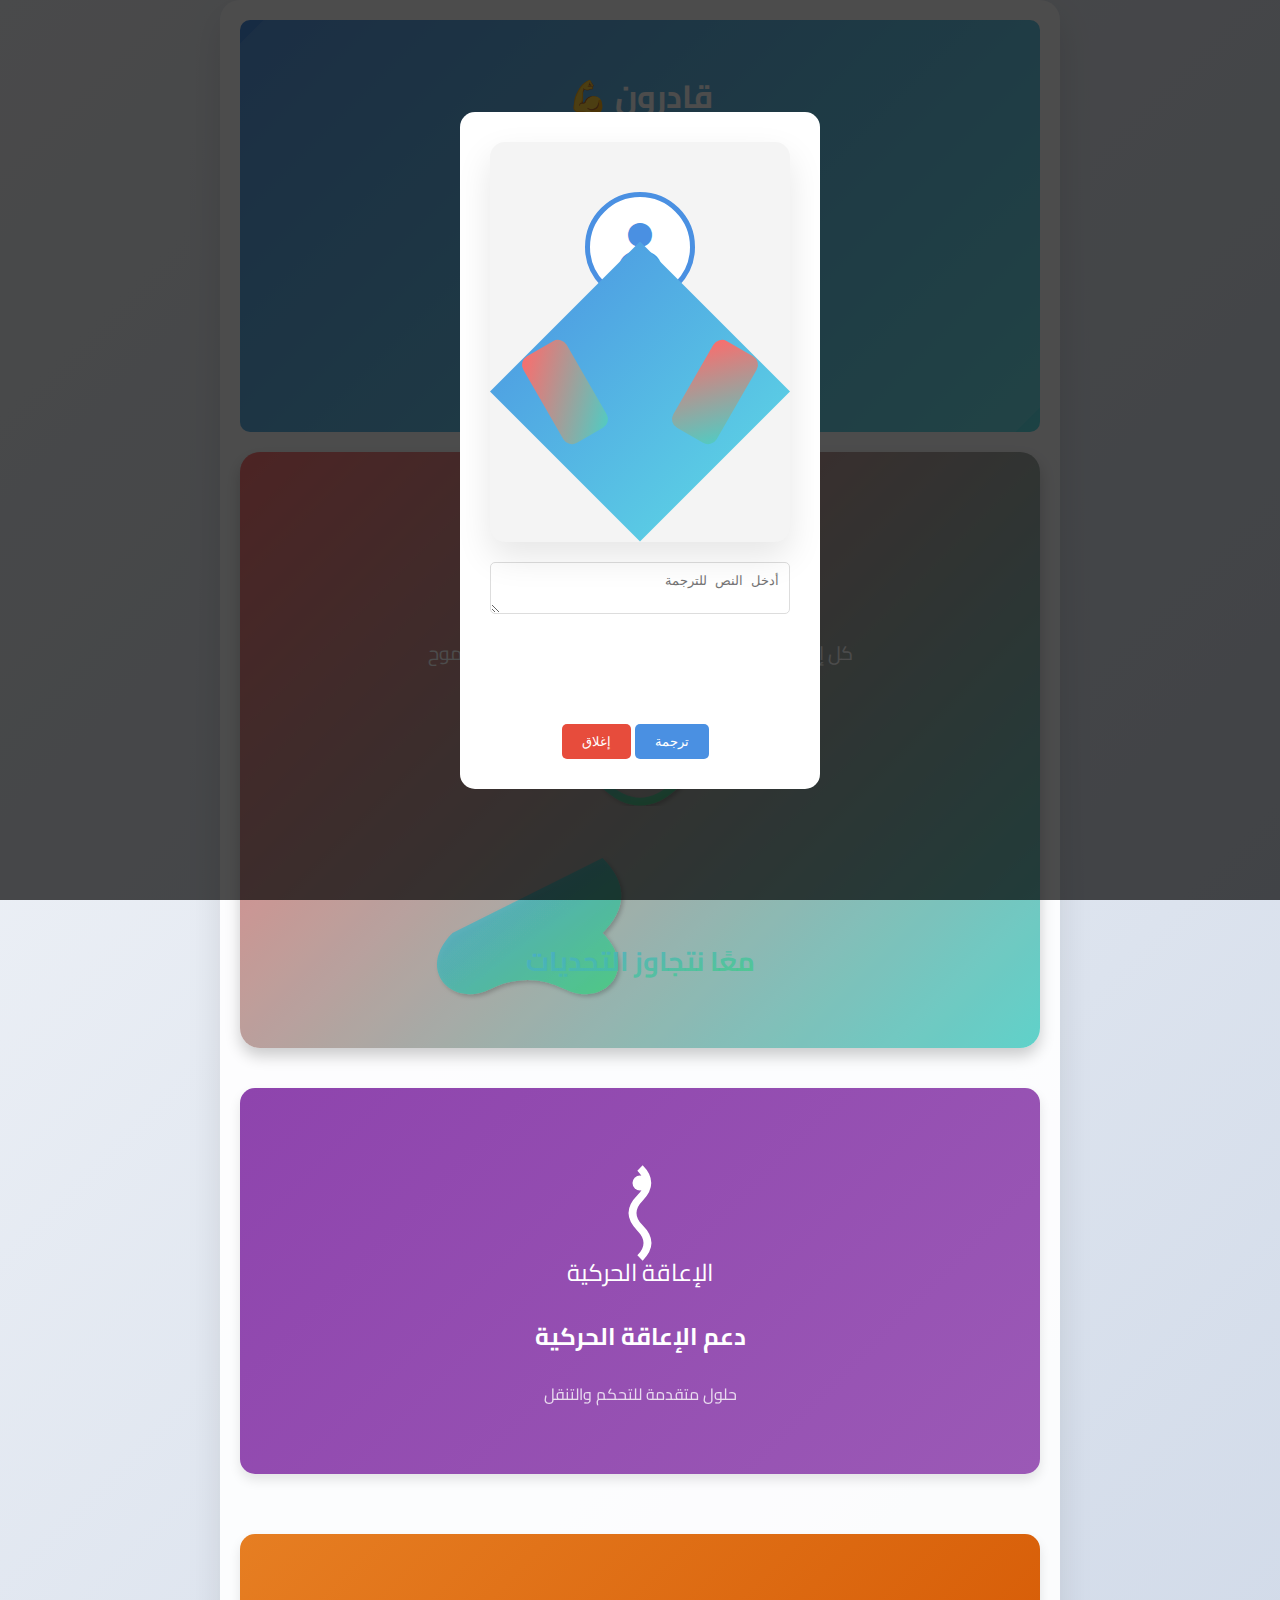
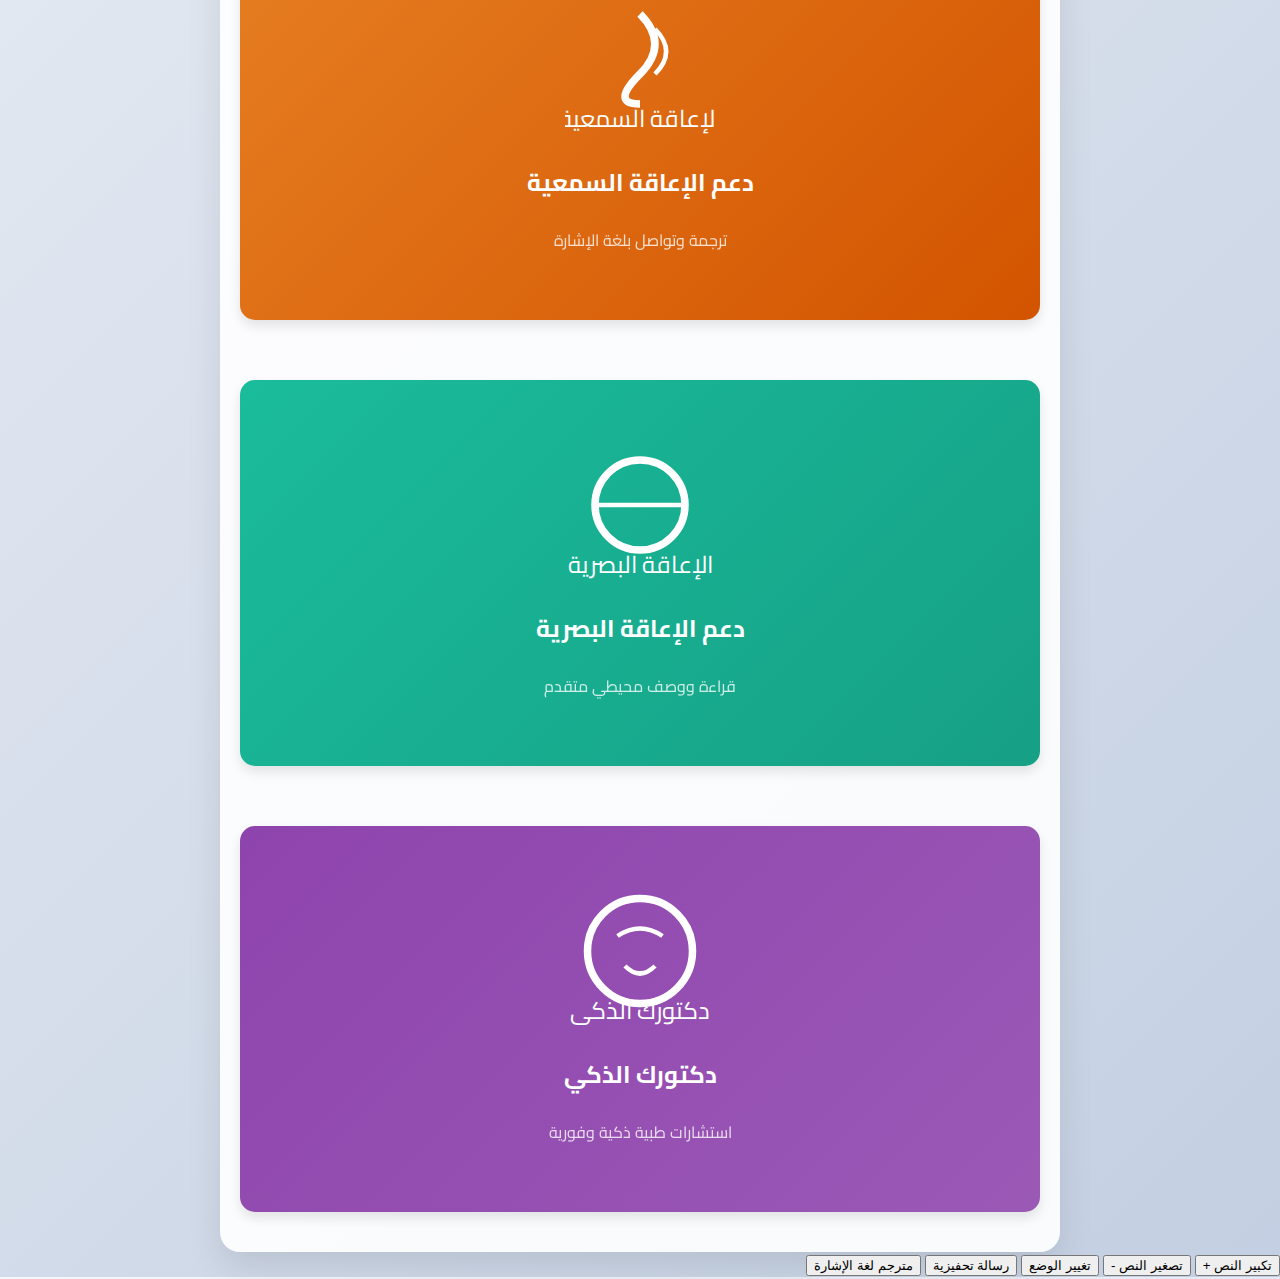
<file: html index.html>
<html lang="ar" dir="rtl">
<head>
    <meta charset="UTF-8">
    <meta name="viewport" content="width=device-width, initial-scale=1.0">
    <title>قادرون - منصة دعم وتمكين ذوي الاحتياجات الخاصة</title>
    <link rel="stylesheet" href="styles.css">
    <link rel="stylesheet" href="https://cdnjs.cloudflare.com/ajax/libs/font-awesome/6.0.0-beta3/css/all.min.css">
    <link href="https://fonts.googleapis.com/css2?family=Cairo:wght@300;400;700&display=swap" rel="stylesheet">
    <style>
        /* Professional Enhancements */
        .pro-dashboard {
            background: linear-gradient(135deg, #8E44AD 0%, #9B59B6 100%);
            color: white;
            padding: 30px;
            border-radius: 20px;
            margin-top: 20px;
            position: relative;
            overflow: hidden;
        }

        .pro-dashboard::before {
            content: '';
            position: absolute;
            top: -50%;
            left: -50%;
            width: 200%;
            height: 200%;
            background: radial-gradient(
                circle at center, 
                rgba(255,255,255,0.2), 
                transparent 70%
            );
            transform: rotate(45deg);
            z-index: 1;
        }

        .pro-features-grid {
            display: grid;
            grid-template-columns: repeat(auto-fit, minmax(250px, 1fr));
            gap: 20px;
            margin-top: 20px;
        }

        .pro-feature-card {
            background-color: rgba(255,255,255,0.1);
            border-radius: 15px;
            padding: 20px;
            text-align: center;
            transition: all 0.4s ease;
            position: relative;
            overflow: hidden;
        }

        .pro-feature-card::before {
            content: '';
            position: absolute;
            top: -50%;
            left: -50%;
            width: 200%;
            height: 200%;
            background: linear-gradient(
                45deg, 
                rgba(255,255,255,0.1), 
                transparent 70%
            );
            transform: rotate(45deg);
            opacity: 0;
            transition: opacity 0.4s ease;
            z-index: 1;
        }

        .pro-feature-card:hover::before {
            opacity: 1;
        }

        .pro-feature-card:hover {
            transform: translateY(-10px);
            box-shadow: 0 15px 35px rgba(0,0,0,0.2);
        }

        .pro-feature-card i {
            font-size: 3em;
            margin-bottom: 15px;
            background: linear-gradient(135deg, #FF6B6B, #4ECDC4);
            -webkit-background-clip: text;
            -webkit-text-fill-color: transparent;
        }

        .ai-assistant-section {
            background-color: #f4f6f9;
            border-radius: 15px;
            padding: 25px;
            margin-top: 30px;
            box-shadow: 0 15px 35px rgba(0,0,0,0.1);
            display: flex;
            align-items: center;
            gap: 20px;
        }

        .ai-assistant-avatar {
            width: 100px;
            height: 100px;
            border-radius: 50%;
            background: linear-gradient(135deg, #4A90E2 0%, #5FDDE5 100%);
            display: flex;
            align-items: center;
            justify-content: center;
            box-shadow: 0 10px 20px rgba(0,0,0,0.1);
        }

        .ai-assistant-avatar i {
            font-size: 3em;
            color: white;
        }

        .ai-assistant-chat {
            flex-grow: 1;
            background-color: white;
            border-radius: 10px;
            padding: 15px;
            box-shadow: 0 5px 15px rgba(0,0,0,0.1);
        }

        .professional-tips {
            background-color: #f9f9fa;
            padding: 25px;
            border-radius: 15px;
            margin-top: 30px;
            box-shadow: 0 15px 35px rgba(0,0,0,0.1);
        }

        .professional-tip {
            background-color: white;
            border-radius: 10px;
            padding: 15px;
            margin-bottom: 15px;
            display: flex;
            align-items: center;
            gap: 15px;
            box-shadow: 0 5px 15px rgba(0,0,0,0.05);
            transition: all 0.3s ease;
        }

        .professional-tip:hover {
            transform: translateY(-5px);
            box-shadow: 0 10px 25px rgba(0,0,0,0.1);
        }

        .professional-tip i {
            font-size: 2em;
            color: #4A90E2;
        }

        .onboarding-section {
            background: linear-gradient(135deg, #3498db 0%, #2ecc71 100%);
            color: white;
            padding: 30px;
            border-radius: 20px;
            margin-top: 20px;
            text-align: center;
        }

        .accessibility-controls-section {
            background-color: #f9f9fa;
            padding: 25px;
            border-radius: 15px;
            margin-top: 30px;
            box-shadow: 0 15px 35px rgba(0,0,0,0.1);
        }

        .accessibility-controls {
            display: grid;
            grid-template-columns: repeat(auto-fit, minmax(250px, 1fr));
            gap: 20px;
        }

        .accessibility-control {
            background-color: white;
            border-radius: 10px;
            padding: 20px;
            text-align: center;
            box-shadow: 0 5px 15px rgba(0,0,0,0.05);
            transition: all 0.3s ease;
        }

        .accessibility-control:hover {
            transform: translateY(-10px);
            box-shadow: 0 15px 35px rgba(0,0,0,0.1);
        }

        .accessibility-control i {
            font-size: 3em;
            margin-bottom: 15px;
            background: linear-gradient(135deg, #FF6B6B, #4ECDC4);
            -webkit-background-clip: text;
            -webkit-text-fill-color: transparent;
        }

        /* Added styles for the sign language translator modal */
        #sign-language-translator-modal {
            display: none; 
            position: fixed; 
            top: 0; 
            left: 0; 
            width: 100%; 
            height: 100%; 
            background: rgba(0,0,0,0.7); 
            z-index: 9999; 
            display: flex; 
            justify-content: center; 
            align-items: center;
        }

        .sign-language-human {
            position: relative;
            width: 300px;
            height: 400px;
            margin: 0 auto;
            background-color: #f4f4f4;
            border-radius: 15px;
            overflow: hidden;
            box-shadow: 0 15px 35px rgba(0,0,0,0.1);
        }

        .sign-language-head {
            position: absolute;
            top: 50px;
            left: 50%;
            transform: translateX(-50%);
            width: 100px;
            height: 100px;
            background-color: #fff;
            border-radius: 50%;
            border: 5px solid #4A90E2;
            display: flex;
            justify-content: center;
            align-items: center;
            margin: 0 auto 15px;
        }

        .sign-language-body {
            position: absolute;
            bottom: 0;
            left: 0;
            width: 100%;
            height: 300px;
            background: linear-gradient(135deg, #4A90E2 0%, #5FDDE5 100%);
            clip-path: polygon(50% 0%, 100% 50%, 50% 100%, 0% 50%);
        }

        .sign-language-hand {
            position: absolute;
            width: 50px;
            height: 100px;
            background: linear-gradient(135deg, #FF6B6B, #4ECDC4);
            border-radius: 10px;
        }

        .left-hand {
            left: 50px;
            top: 200px;
            transform: rotate(-30deg);
        }

        .right-hand {
            right: 50px;
            top: 200px;
            transform: rotate(30deg);
        }

        .translation-output {
            margin-top: 20px;
        }

        #translator-input {
            width: 100%;
            margin: 20px 0;
            padding: 10px;
        }

        .translation-wave {
            position: absolute;
            bottom: 0;
            left: 0;
            width: 100%;
            height: 10px;
            background: linear-gradient(to right, #3498db, #2ecc71);
            animation: waveAnimation 2s infinite;
        }

        @keyframes waveAnimation {
            0% { transform: translateX(-100%); }
            100% { transform: translateX(100%); }
        }
    </style>
</head>
<body>
    <div class="container">
        <header>
            <div class="header-content">
                <div class="app-title-frame">
                    <h1>قادرون <span class="emoji-strength">💪</span></h1>
                </div>
                <svg class="hope-figure" xmlns="http://www.w3.org/2000/svg" viewBox="0 0 300 200">
                    <defs>
                        <linearGradient id="hopeGradient" x1="0%" y1="0%" x2="100%" y2="100%">
                            <stop offset="0%" style="stop-color:#3498db;stop-opacity:0.8" />
                            <stop offset="100%" style="stop-color:#2ecc71;stop-opacity:0.8" />
                        </linearGradient>
                        <filter id="glowEffect">
                            <feGaussianBlur class="blur" stdDeviation="4"/>
                            <feComponentTransfer>
                                <feFuncA type="discrete" tableValues="0 1 1 1"/>
                            </feComponentTransfer>
                        </filter>
                    </defs>

                    <!-- Hope Rays -->
                    <g class="hope-rays">
                        <path d="M150,50 Q200,20 250,50" stroke="url(#hopeGradient)" stroke-width="3" fill="none" style="animation: rayAnimation 3s infinite;" />
                        <path d="M150,50 Q100,20 50,50" stroke="url(#hopeGradient)" stroke-width="3" fill="none" style="animation: rayAnimation 3s infinite 1s;" />
                    </g>

                    <!-- Figure -->
                    <path d="M150,80 Q170,100 150,120 Q130,140 150,160" 
                          fill="none" 
                          stroke="url(#hopeGradient)" 
                          stroke-width="6" 
                          filter="url(#glowEffect)"/>
                    
                    <!-- Arm Reaching Out -->
                    <path d="M150,100 Q180,70 210,100" 
                          fill="none" 
                          stroke="url(#hopeGradient)" 
                          stroke-width="4" 
                          style="animation: pulse 2s infinite;"/>
                    
                    <!-- Symbolic Hope Element -->
                    <circle cx="220" cy="90" r="10" 
                            fill="url(#hopeGradient)" 
                            filter="url(#glowEffect)"
                            style="animation: pulse 2s infinite alternate;"/>
                </svg>
                <p>تطبيق شامل لدعم ذوي الاحتياجات الخاصة</p>
            </div>
        </header>

        <!-- Inspirational Section with More Detailed SVG -->
        <section class="inspirational-section">
            <div class="inspirational-content">
                <h2>لا حدود للإمكانيات</h2>
                <p>كل إنسان لديه قدرات فريدة، والإعاقة لا تحد من الطموح</p>
                <svg class="inspiration-svg" xmlns="http://www.w3.org/2000/svg" viewBox="0 0 600 400">
                    <defs>
                        <linearGradient id="empowermentGradient" x1="0%" y1="0%" x2="100%" y2="100%">
                            <stop offset="0%" style="stop-color:#3498db;stop-opacity:0.8" />
                            <stop offset="100%" style="stop-color:#2ecc71;stop-opacity:0.8" />
                        </linearGradient>
                        
                        <filter id="shadowEffect">
                            <feDropShadow dx="3" dy="3" stdDeviation="3" flood-color="#000" flood-opacity="0.3"/>
                        </filter>
                    </defs>
                    
                    <!-- Wheelchair User Silhouette -->
                    <path d="M250,200 
                             Q300,250 250,300 
                             C300,350 250,400 200,375 
                             Q150,350 100,375 
                             C50,400 0,350 50,300" 
                          fill="url(#empowermentGradient)" 
                          filter="url(#shadowEffect)"/>
                    
                    <!-- Hands Raised in Unity -->
                    <path d="M150,100 Q200,50 250,100 Q300,150 350,100" 
                          fill="none" 
                          stroke="url(#empowermentGradient)" 
                          stroke-width="10"
                          filter="url(#shadowEffect)"/>
                    
                    <!-- Text with Dynamic Animation -->
                    <text x="300" y="350" 
                          text-anchor="middle" 
                          fill="url(#empowermentGradient)" 
                          font-size="36" 
                          font-weight="bold"
                          style="animation: pulse 2s infinite;">
                        معًا نتجاوز التحديات
                    </text>
                </svg>
            </div>
        </section>

        <main class="services-grid">
            <section class="service-section motor-support">
                <a href="motor.html" class="service-link">
                    <div class="service-icon">
                        <svg xmlns="http://www.w3.org/2000/svg" viewBox="0 0 100 100" class="disability-icon">
                            <path d="M50,20 
                                     Q60,30 50,40 
                                     Q40,50 50,60 
                                     Q60,70 50,80" 
                                  fill="none" 
                                  stroke="white" 
                                  stroke-width="5"/>
                            <circle cx="50" cy="30" r="5" fill="white"/>
                            <text x="50" y="95" text-anchor="middle" fill="white">الإعاقة الحركية</text>
                        </svg>
                    </div>
                    <h2>دعم الإعاقة الحركية</h2>
                    <p>حلول متقدمة للتحكم والتنقل</p>
                </a>
            </section>

            <section class="service-section hearing-support">
                <a href="hearing.html" class="service-link">
                    <div class="service-icon">
                        <svg xmlns="http://www.w3.org/2000/svg" viewBox="0 0 100 100" class="disability-icon">
                            <path d="M50,20 
                                     Q70,40 50,60 
                                     Q30,80 50,80" 
                                  fill="none" 
                                  stroke="white" 
                                  stroke-width="5"/>
                            <path d="M60,30 
                                     Q75,45 60,60" 
                                  fill="none" 
                                  stroke="white" 
                                  stroke-width="3"/>
                            <text x="50" y="95" text-anchor="middle" fill="white">الإعاقة السمعية</text>
                        </svg>
                    </div>
                    <h2>دعم الإعاقة السمعية</h2>
                    <p>ترجمة وتواصل بلغة الإشارة</p>
                </a>
            </section>

            <section class="service-section visual-support">
                <a href="visual.html" class="service-link">
                    <div class="service-icon">
                        <svg xmlns="http://www.w3.org/2000/svg" viewBox="0 0 100 100" class="disability-icon">
                            <circle cx="50" cy="50" r="30" 
                                    fill="none" 
                                    stroke="white" 
                                    stroke-width="5"/>
                            <line x1="20" y1="50" x2="80" y2="50" 
                                  stroke="white" 
                                  stroke-width="3"/>
                            <text x="50" y="95" text-anchor="middle" fill="white">الإعاقة البصرية</text>
                        </svg>
                    </div>
                    <h2>دعم الإعاقة البصرية</h2>
                    <p>قراءة ووصف محيطي متقدم</p>
                </a>
            </section>

            <section class="service-section smart-doctor-support" style="background: linear-gradient(135deg, #8E44AD 0%, #9B59B6 100%);">
                <div class="service-link">
                    <div class="service-icon">
                        <svg xmlns="http://www.w3.org/2000/svg" viewBox="0 0 100 100" class="disability-icon">
                            <circle cx="50" cy="50" r="35" 
                                    fill="none" 
                                    stroke="white" 
                                    stroke-width="5"/>
                            <path d="M35,40 Q50,30 65,40" 
                                  fill="none" 
                                  stroke="white" 
                                  stroke-width="3"/>
                            <path d="M40,60 Q50,70 60,60" 
                                  fill="none" 
                                  stroke="white" 
                                  stroke-width="3"/>
                            <text x="50" y="95" text-anchor="middle" fill="white">دكتورك الذكي</text>
                        </svg>
                    </div>
                    <h2>دكتورك الذكي</h2>
                    <p>استشارات طبية ذكية وفورية</p>
                </div>
            </section>
        </main>
    </div>

    <!-- Feature Bar -->
    <div class="feature-bar">
        <button id="increase-text">تكبير النص +</button>
        <button id="decrease-text">تصغير النص -</button>
        <button id="toggle-theme">تغيير الوضع</button>
        <button id="show-motivation">رسالة تحفيزية</button>
        <button id="sign-language-translator-btn">مترجم لغة الإشارة</button>
    </div>

    <!-- Sign Language Translator Modal -->
    <div id="sign-language-translator-modal" style="display:none; position:fixed; top:0; left:0; width:100%; height:100%; background:rgba(0,0,0,0.7); z-index:9999; display:flex; justify-content:center; align-items:center;">
        <div style="background:white; padding:30px; border-radius:15px; max-width:500px; text-align:center;">
            <div class="sign-language-human">
                <div class="sign-language-head">
                    <i class="fas fa-user" style="font-size: 3em; color: #4A90E2;"></i>
                </div>
                <div class="sign-language-body"></div>
                <div class="sign-language-hand left-hand"></div>
                <div class="sign-language-hand right-hand"></div>
            </div>
            
            <textarea id="translator-input" placeholder="أدخل النص للترجمة" style="width:100%; margin:20px 0; padding:10px;"></textarea>
            
            <div id="sign-language-translation-output" style="margin:20px 0; min-height:50px;"></div>
            
            <div>
                <button id="translate-sign-language-btn" style="background-color:#4A90E2; color:white; border:none; padding:10px 20px; border-radius:5px; margin-right:10px;">ترجمة</button>
                <button id="close-sign-language-translator" style="background-color:#e74c3c; color:white; border:none; padding:10px 20px; border-radius:5px;">إغلاق</button>
            </div>
        </div>
    </div>

    <script>
        document.addEventListener('DOMContentLoaded', () => {
            const signLanguageTranslatorBtn = document.getElementById('sign-language-translator-btn');
            const signLanguageTranslatorModal = document.getElementById('sign-language-translator-modal');
            const closeSignLanguageTranslatorBtn = document.getElementById('close-sign-language-translator');
            const translateSignLanguageBtn = document.getElementById('translate-sign-language-btn');
            const translatorInput = document.getElementById('translator-input');
            const signLanguageTranslationOutput = document.getElementById('sign-language-translation-output');

            // Sign Language Translation Dictionary
            const signLanguageTranslationMap = {
                'مرحبا': { description: 'تحية عامة', sign: '👋', confidence: 0.95 },
                'كيف حالك': { description: 'سؤال عن الحال', sign: '🤲', confidence: 0.90 },
                'شكراً': { description: 'شكر', sign: '🙏', confidence: 0.92 },
                'مساعدة': { description: 'طلب مساعدة', sign: '🆘', confidence: 0.94 },
                'نعم': { description: 'إيجاب', sign: '👍', confidence: 0.93 },
                'لا': { description: 'نفي', sign: '👎', confidence: 0.91 }
            };

            function translateToSignLanguage(text) {
                const words = text.toLowerCase().split(/\s+/);
                const translations = words.map(word => {
                    const match = Object.entries(signLanguageTranslationMap).find(([key]) => word.includes(key));
                    return match ? match[1] : { description: 'ترجمة غير معروفة', sign: '🤷‍♂️', confidence: 0.5 };
                });

                return translations;
            }

            signLanguageTranslatorBtn.addEventListener('click', () => {
                signLanguageTranslatorModal.style.display = 'flex';
            });

            closeSignLanguageTranslatorBtn.addEventListener('click', () => {
                signLanguageTranslatorModal.style.display = 'none';
            });

            translateSignLanguageBtn.addEventListener('click', () => {
                const text = translatorInput.value.trim();
                if (text) {
                    const translations = translateToSignLanguage(text);
                    
                    const translationHTML = translations.map(translation => `
                        <div style="display:flex; align-items:center; margin:10px 0;">
                            <span style="font-size:2em; margin-left:10px;">${translation.sign}</span>
                            <div>
                                <strong>${translation.description}</strong>
                                <small style="display:block; color:#888;">دقة: ${(translation.confidence * 100).toFixed(2)}%</small>
                            </div>
                        </div>
                    `).join('');

                    signLanguageTranslationOutput.innerHTML = translationHTML;

                    // Optional: Animate sign language human
                    const signLanguageHuman = document.querySelector('.sign-language-human');
                    signLanguageHuman.style.transform = 'scale(1.1)';
                    setTimeout(() => {
                        signLanguageHuman.style.transform = 'scale(1)';
                    }, 300);

                    // Text-to-Speech for translation
                    if ('speechSynthesis' in window) {
                        const utterance = new SpeechSynthesisUtterance(
                            `تمت ترجمة النص: ${text} إلى لغة الإشارة`
                        );
                        utterance.lang = 'ar-SA';
                        window.speechSynthesis.speak(utterance);
                    }
                } else {
                    signLanguageTranslationOutput.innerHTML = 'يرجى إدخال نص للترجمة';
                }
            });
        });
    </script>
</body>
</html>
</file>
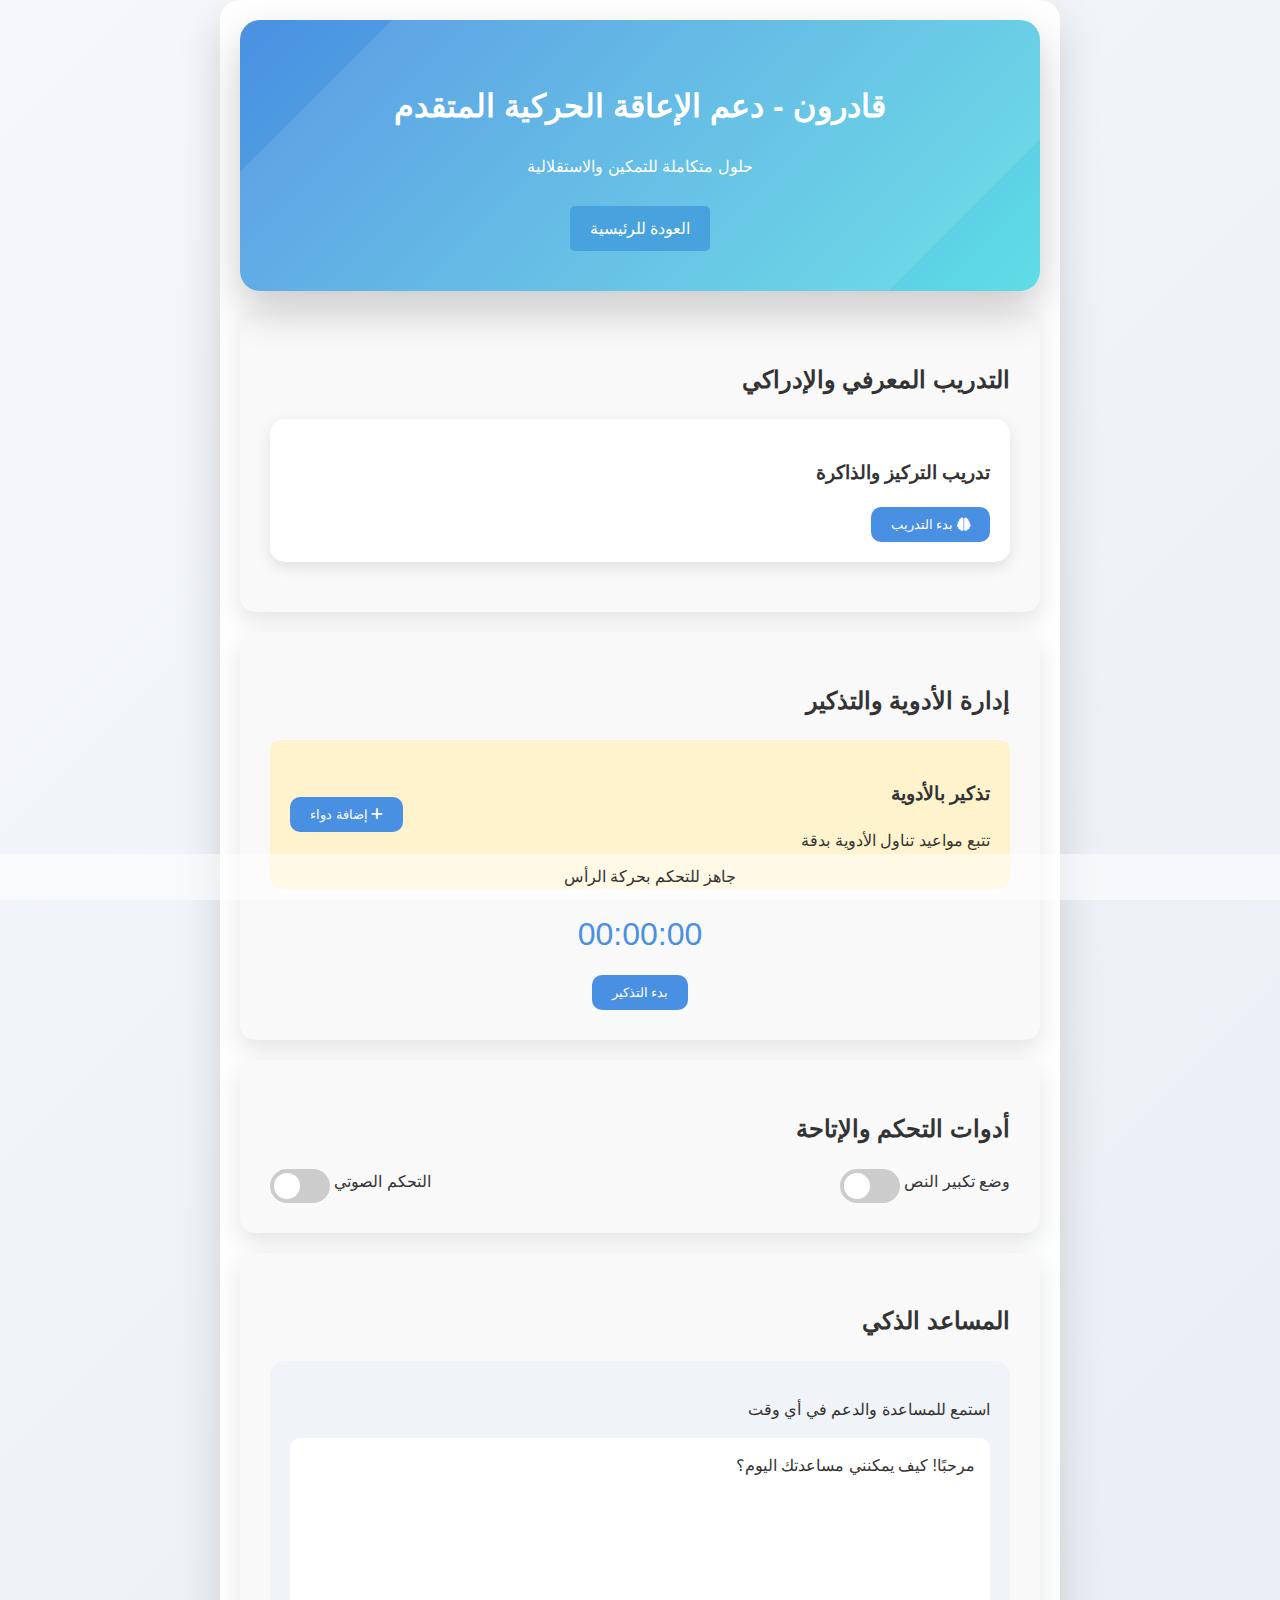
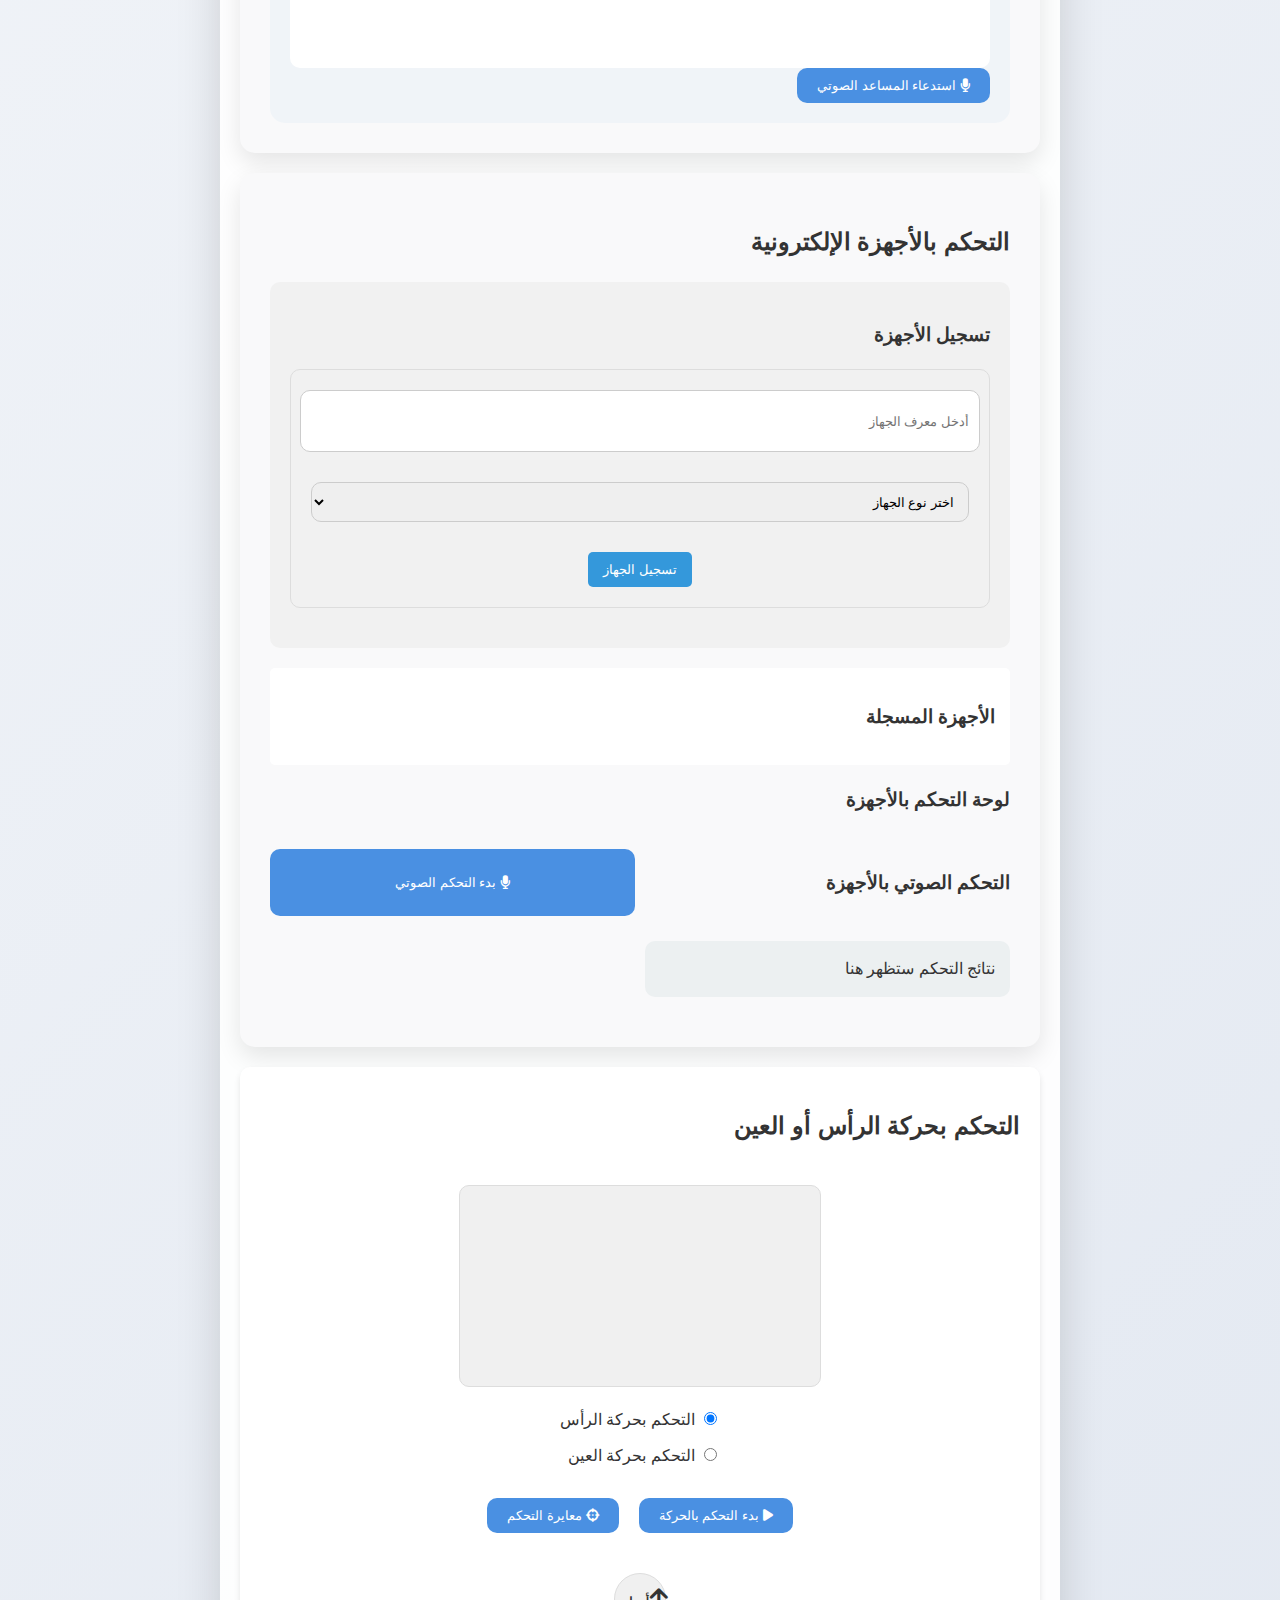
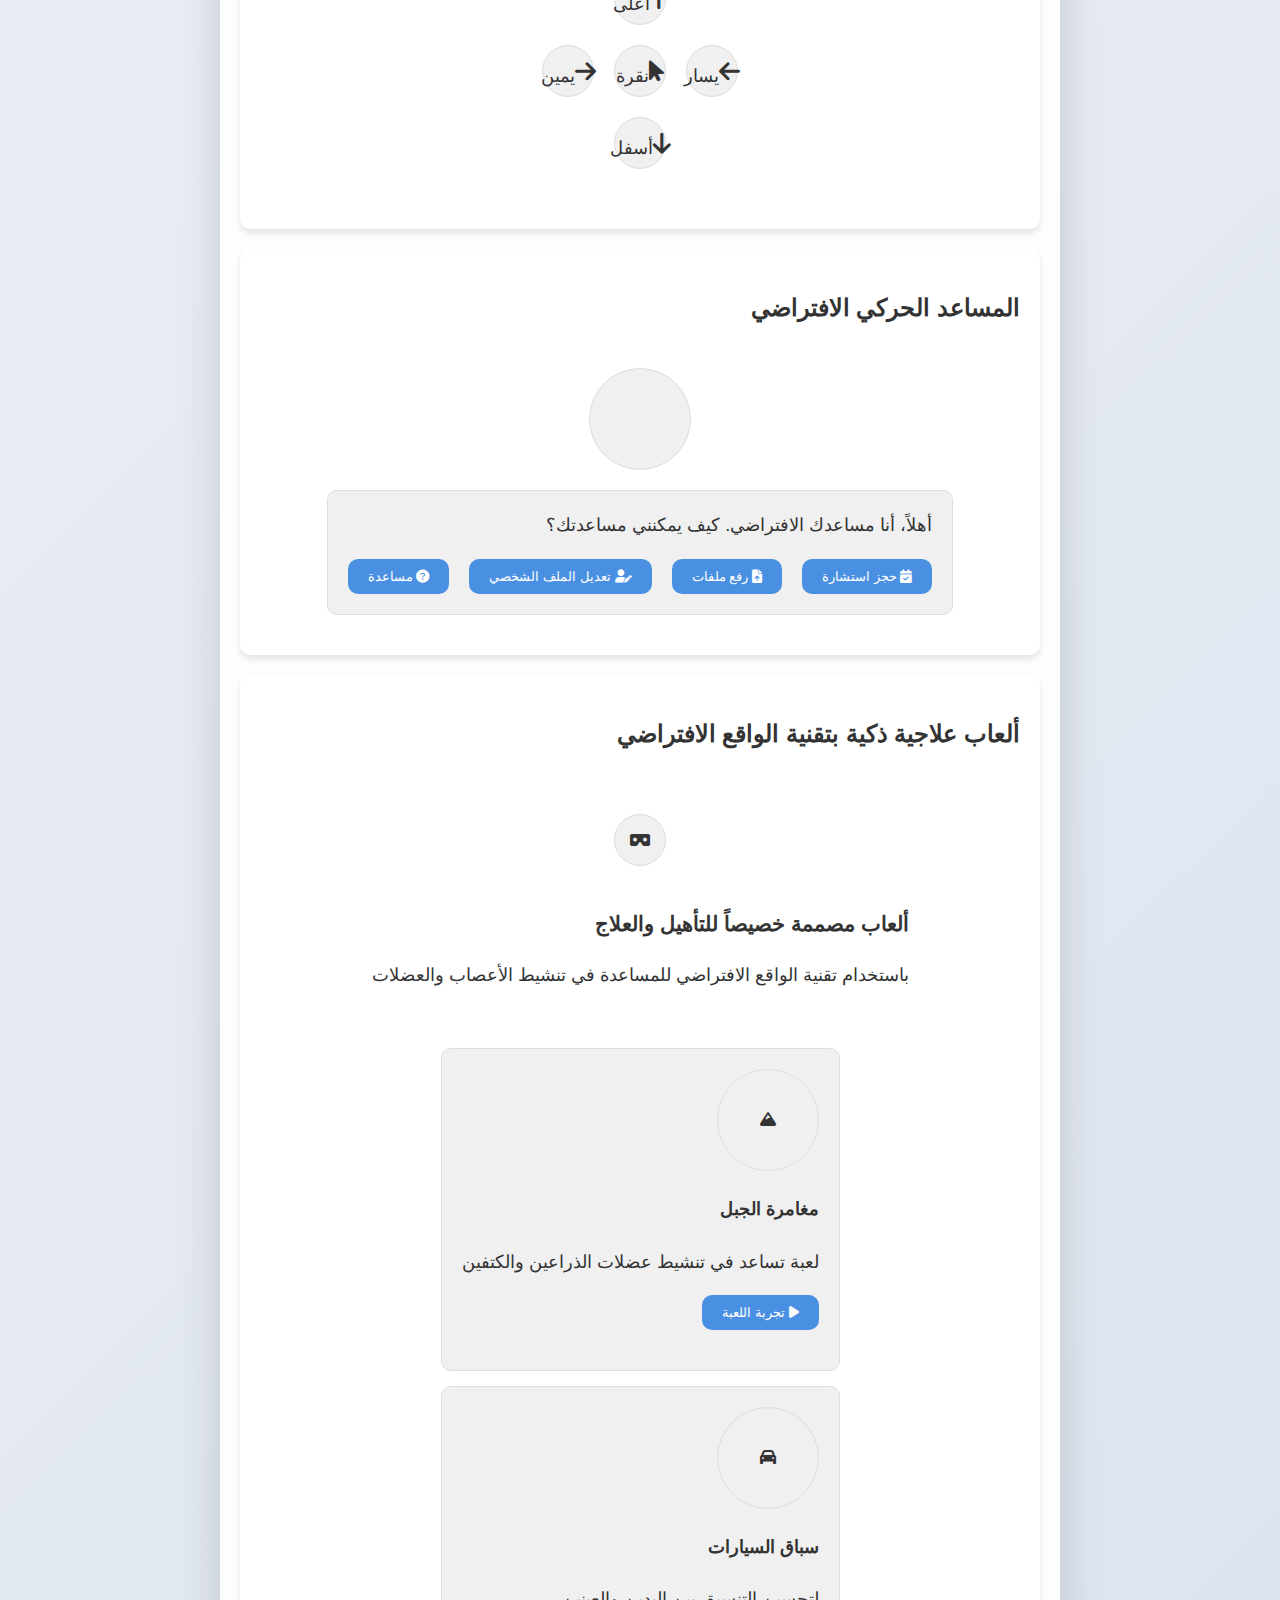
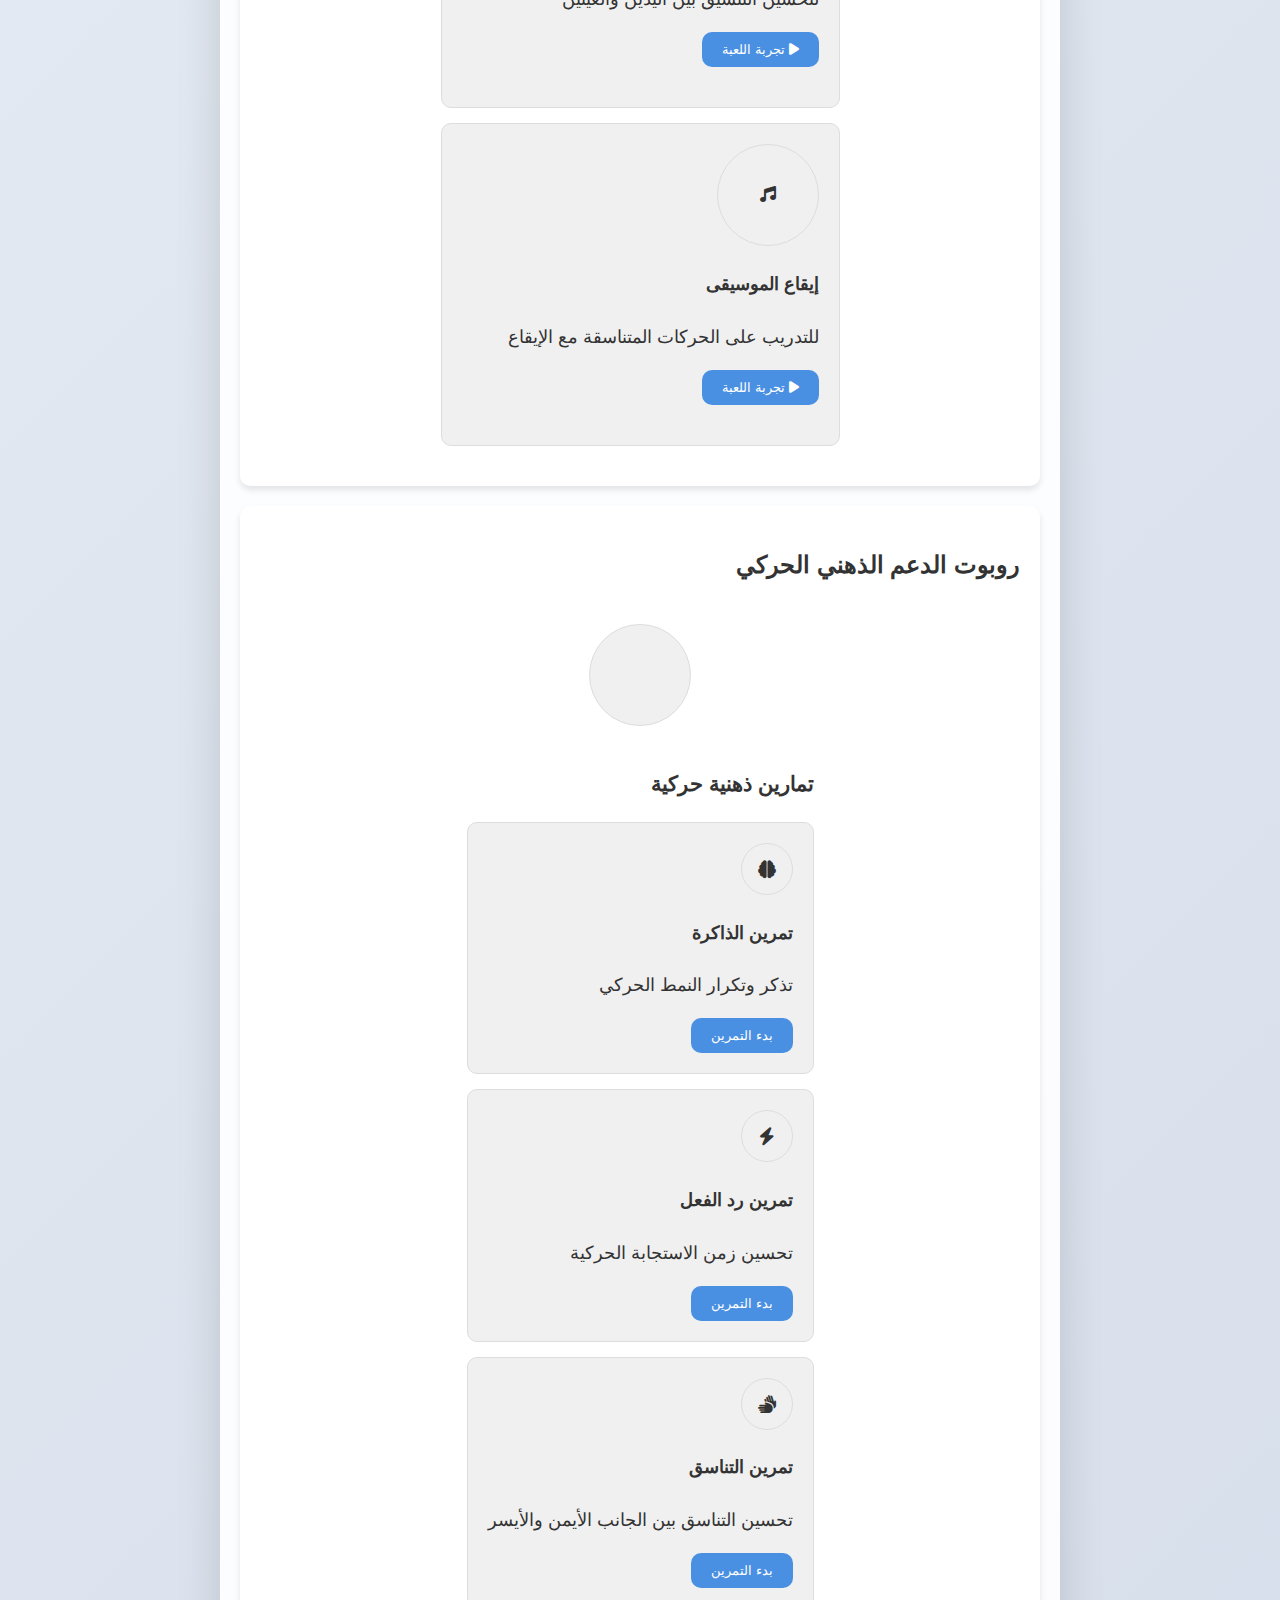
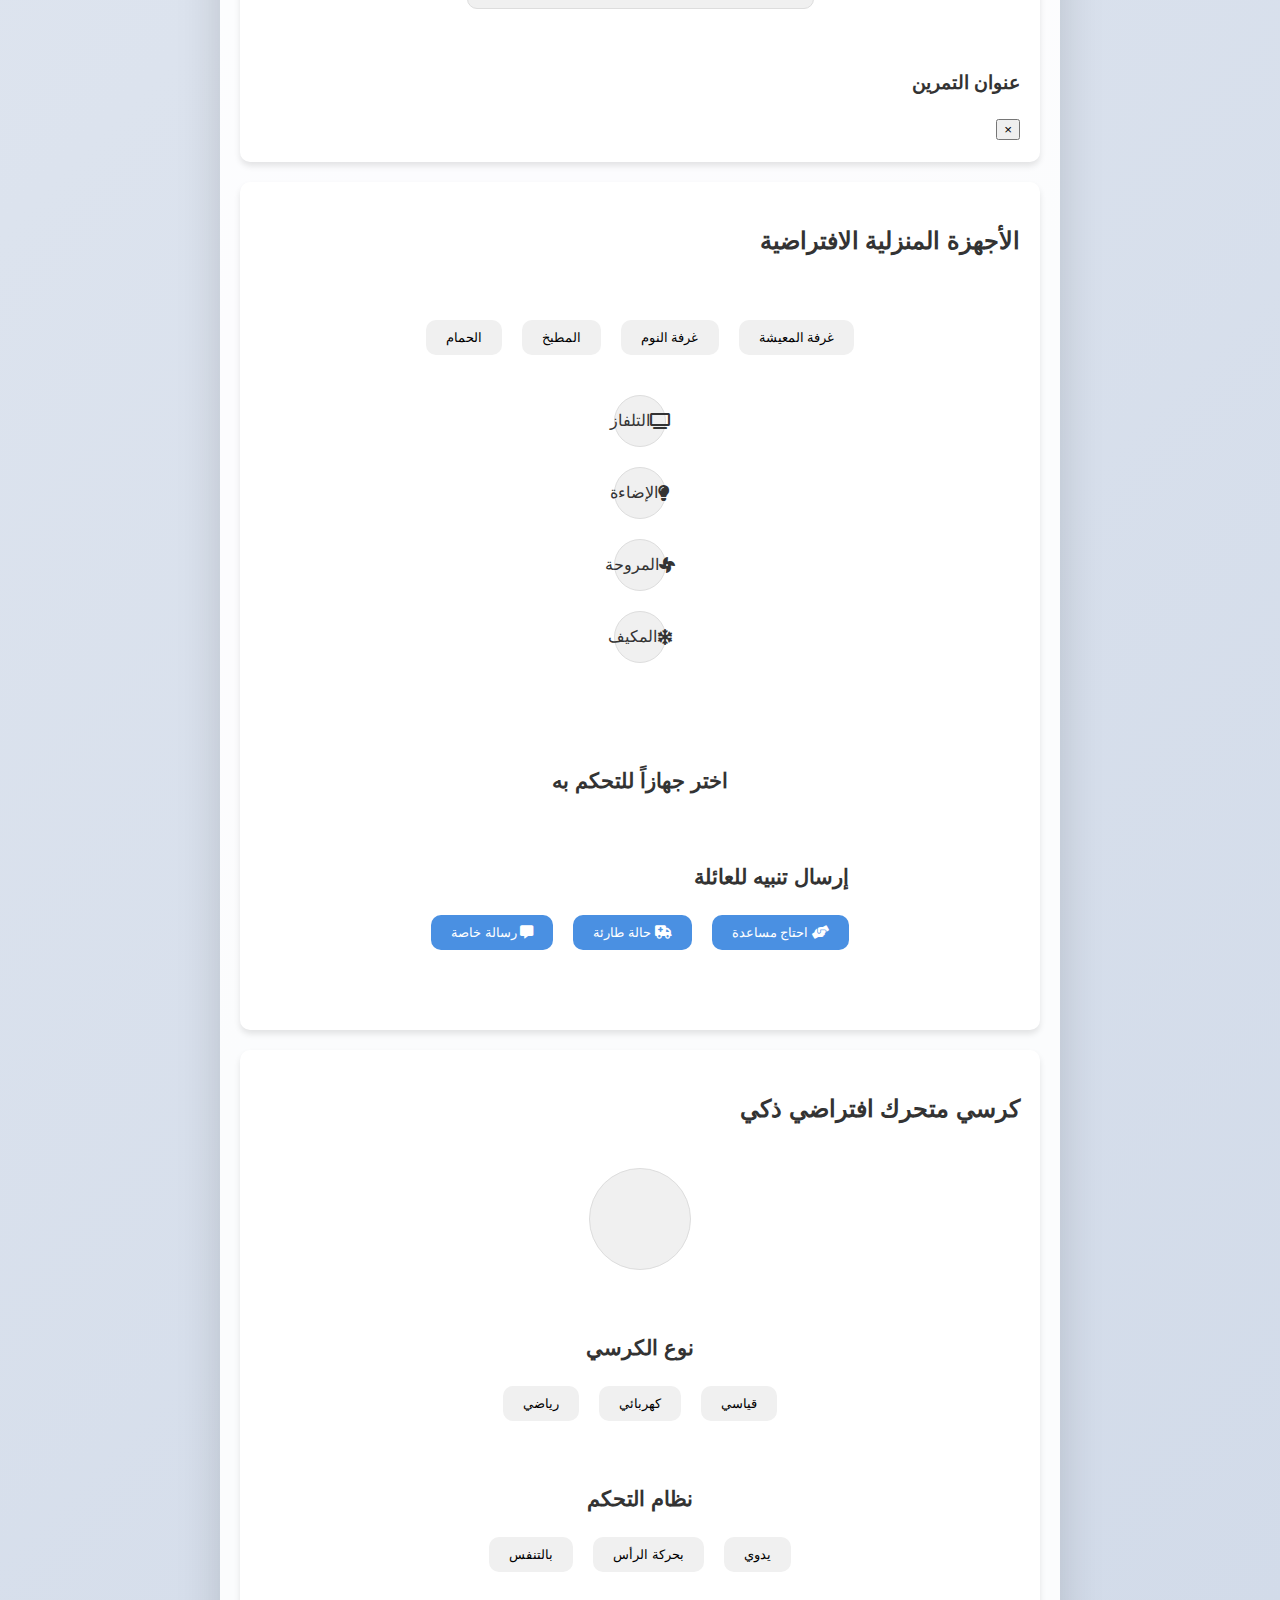
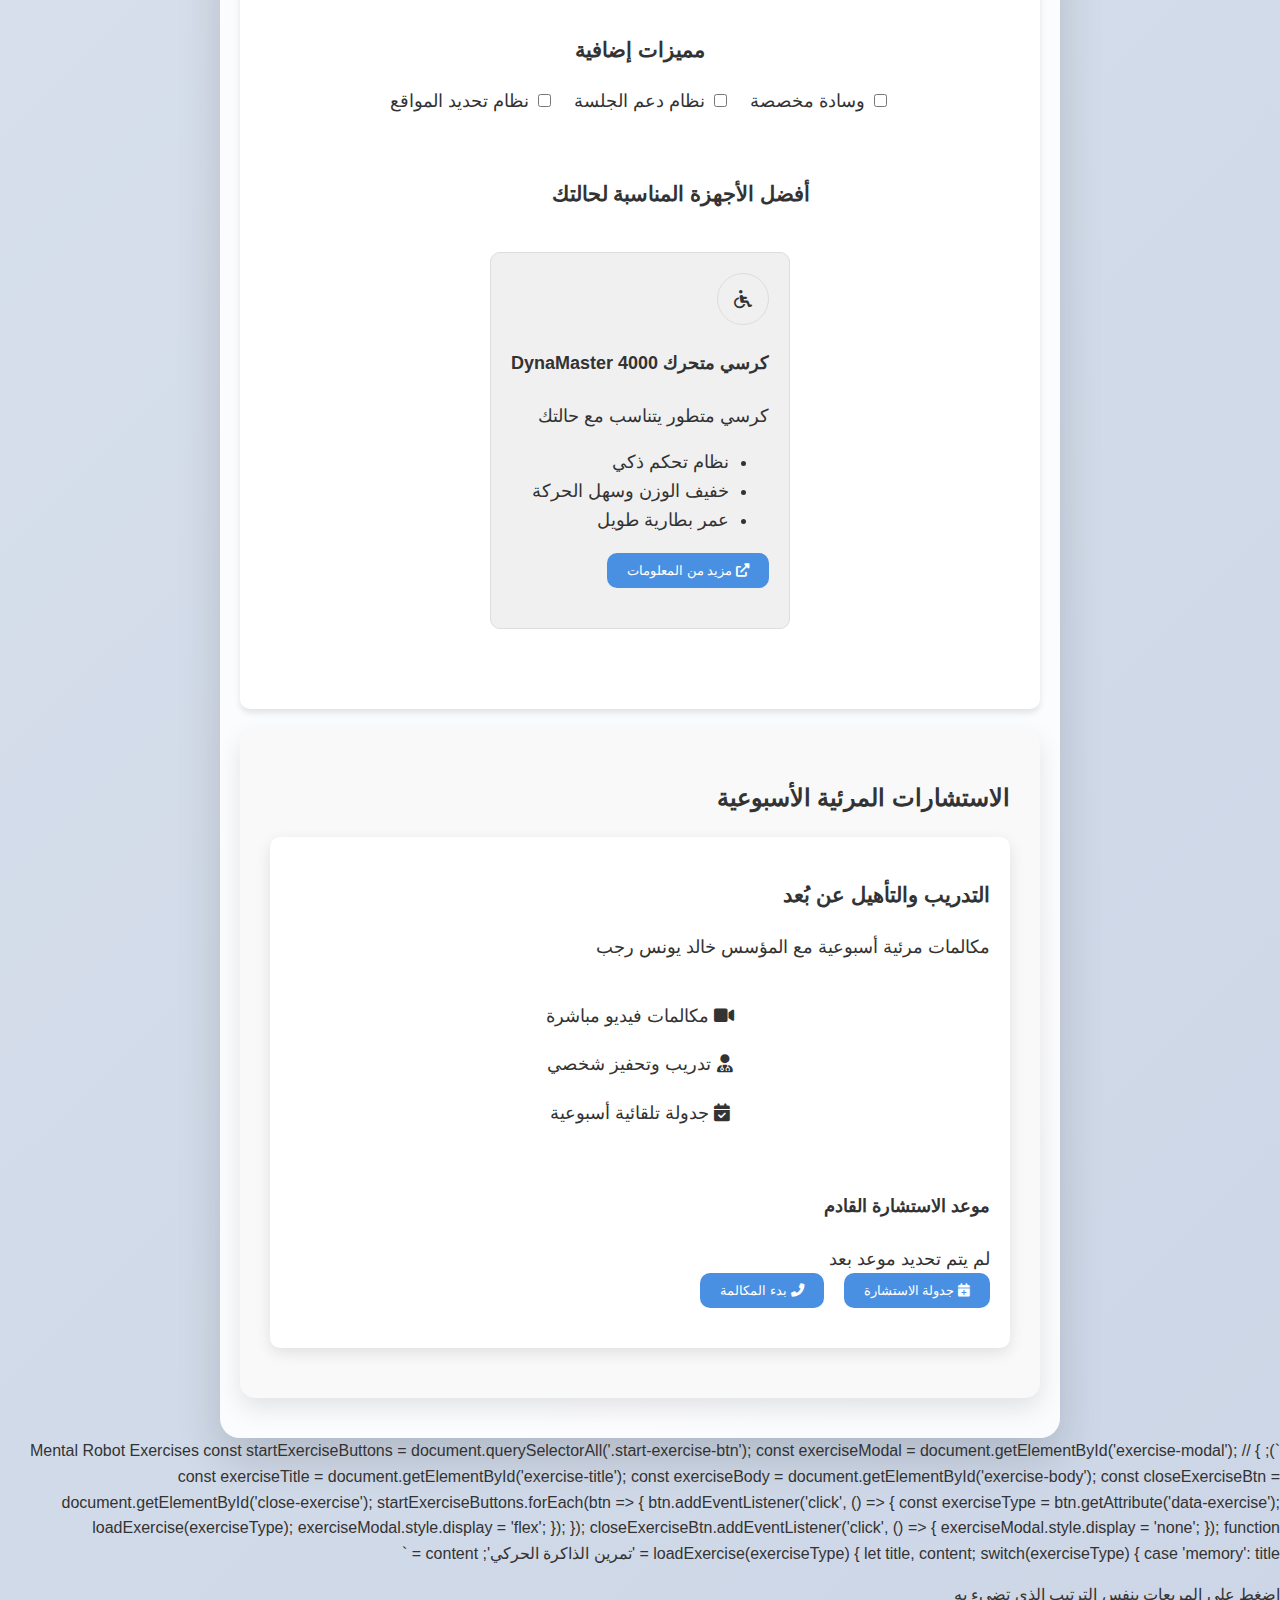
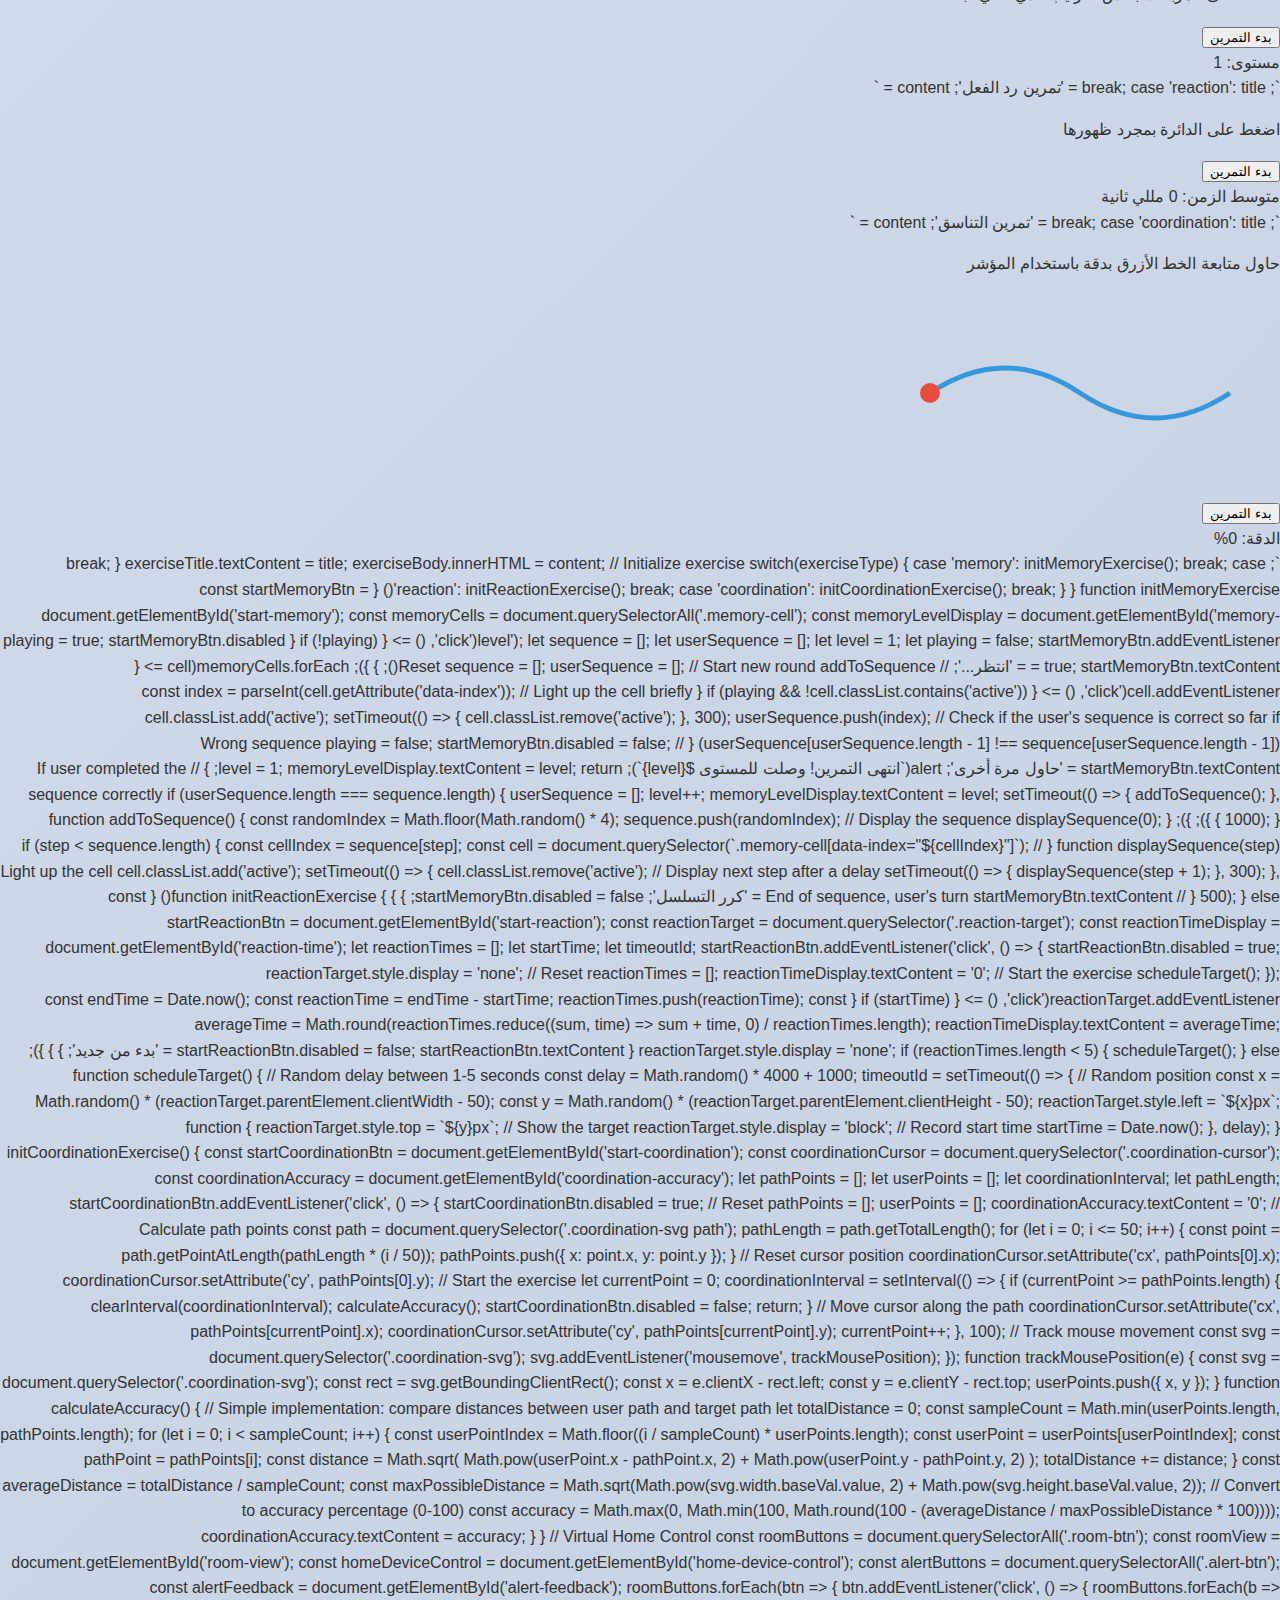
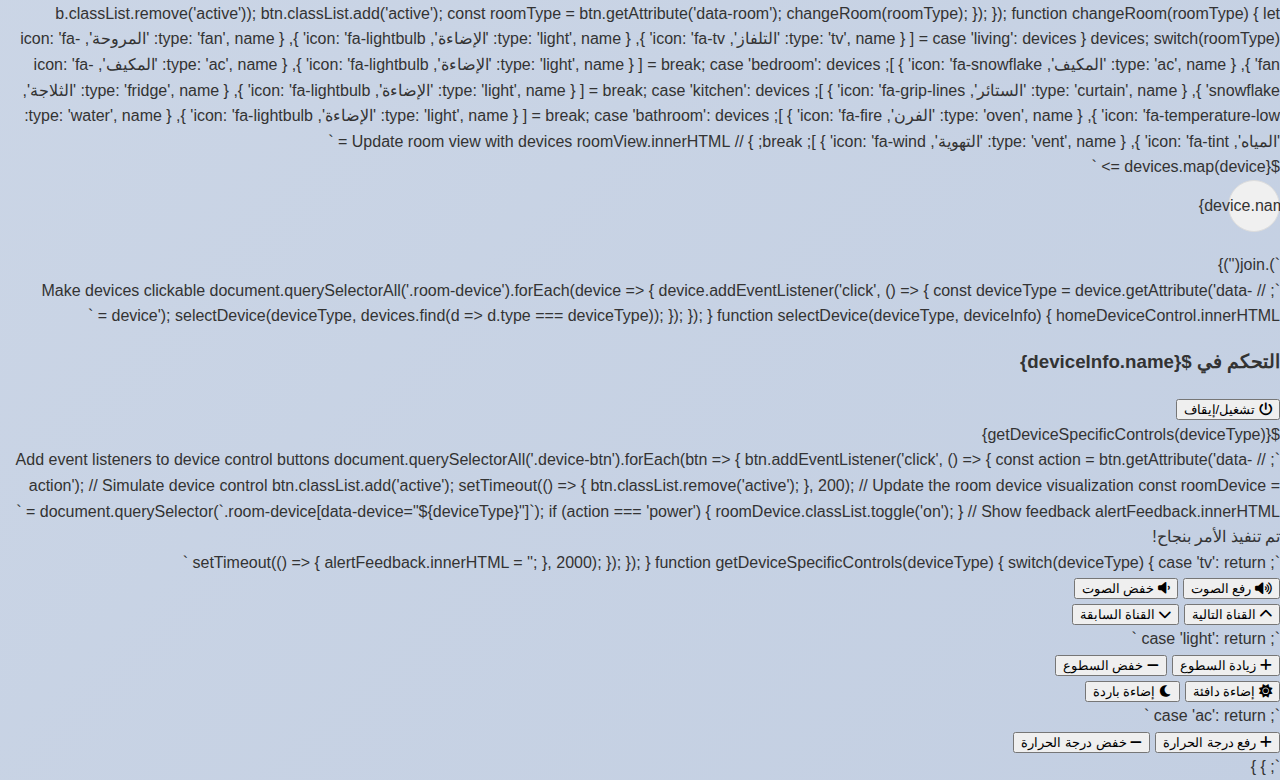
<file: motor.html>
<!DOCTYPE html>
<html lang="ar" dir="rtl">
<head>
    <meta charset="UTF-8">
    <meta name="viewport" content="width=device-width, initial-scale=1.0">
    <title>قادرون - دعم الإعاقة الحركية المتقدم</title>
    <link rel="stylesheet" href="styles.css">
    <link rel="stylesheet" href="https://cdnjs.cloudflare.com/ajax/libs/font-awesome/6.0.0-beta3/css/all.min.css">
    <style>
        /* Enhanced Motor Support Styling */
        .motor-support-header {
            background: linear-gradient(135deg, #4A90E2 0%, #5FDDE5 100%);
            color: white;
            padding: 40px;
            border-radius: 20px;
            text-align: center;
            position: relative;
            overflow: hidden;
            box-shadow: 0 20px 40px rgba(0,0,0,0.2);
            animation: headerWave 10s ease infinite;
        }

        @keyframes headerWave {
            0%, 100% { background-position: 0% 50%; }
            50% { background-position: 100% 50%; }
        }

        .professional-section {
            background-color: #f9f9fa;
            border-radius: 15px;
            padding: 30px;
            margin-top: 20px;
            box-shadow: 0 10px 25px rgba(0,0,0,0.1);
        }

        .feature-card {
            background-color: white;
            border-radius: 15px;
            padding: 20px;
            margin-bottom: 20px;
            box-shadow: 0 5px 15px rgba(0,0,0,0.1);
            transition: all 0.3s ease;
        }

        .feature-card:hover {
            transform: translateY(-10px);
            box-shadow: 0 15px 35px rgba(0,0,0,0.15);
        }

        .interactive-button {
            background-color: #4A90E2;
            color: white;
            border: none;
            padding: 10px 20px;
            border-radius: 10px;
            cursor: pointer;
            transition: all 0.3s ease;
        }

        .interactive-button:hover {
            background-color: #3498db;
            transform: scale(1.05);
        }

        .progress-container {
            background-color: #ecf0f1;
            border-radius: 10px;
            padding: 15px;
            margin-top: 15px;
        }

        .progress-bar {
            width: 100%;
            height: 20px;
            background-color: #ddd;
            border-radius: 10px;
            overflow: hidden;
        }

        .progress-bar-fill {
            height: 100%;
            background: linear-gradient(135deg, #4A90E2 0%, #5FDDE5 100%);
            transition: width 0.5s ease;
        }

        .medication-reminder {
            background-color: #fff3cd;
            border-radius: 10px;
            padding: 20px;
            margin-top: 20px;
            display: flex;
            align-items: center;
            justify-content: space-between;
        }

        .medication-details {
            flex-grow: 1;
        }

        .timer-section {
            text-align: center;
            margin-top: 20px;
        }

        .timer-display {
            font-size: 2em;
            color: #4A90E2;
            margin-bottom: 15px;
        }

        .accessibility-toggle {
            display: flex;
            justify-content: space-between;
            margin-top: 20px;
        }

        .toggle-switch {
            position: relative;
            display: inline-block;
            width: 60px;
            height: 34px;
        }

        .toggle-switch input {
            opacity: 0;
            width: 0;
            height: 0;
        }

        .slider {
            position: absolute;
            cursor: pointer;
            top: 0;
            left: 0;
            right: 0;
            bottom: 0;
            background-color: #ccc;
            transition: .4s;
            border-radius: 34px;
        }

        .slider:before {
            position: absolute;
            content: "";
            height: 26px;
            width: 26px;
            left: 4px;
            bottom: 4px;
            background-color: white;
            transition: .4s;
            border-radius: 50%;
        }

        input:checked + .slider {
            background-color: #4A90E2;
        }

        input:checked + .slider:before {
            transform: translateX(26px);
        }

        .ai-assistance-section {
            background-color: #f0f4f8;
            border-radius: 15px;
            padding: 20px;
            margin-top: 20px;
        }

        .ai-chat-interface {
            background-color: white;
            border-radius: 10px;
            padding: 15px;
            min-height: 200px;
            margin-top: 15px;
        }

        .tool-section {
            background-color: #f9f9fa;
            border-radius: 15px;
            padding: 30px;
            margin-top: 20px;
            box-shadow: 0 10px 25px rgba(0,0,0,0.1);
        }

        .device-registration {
            margin-bottom: 20px;
        }

        .device-registration-form {
            display: flex;
            flex-direction: column;
            align-items: center;
            padding: 20px;
            border: 1px solid #ddd;
            border-radius: 10px;
            margin-bottom: 20px;
        }

        .device-registration-form input, .device-registration-form select {
            width: 100%;
            height: 40px;
            margin-bottom: 20px;
            padding: 10px;
            border: 1px solid #ccc;
            border-radius: 10px;
        }

        .registered-devices {
            margin-bottom: 20px;
        }

        .device-controls {
            margin-bottom: 20px;
        }

        .tool-output {
            background-color: #ecf0f1;
            padding: 15px;
            border-radius: 10px;
            margin-top: 15px;
        }

        .device-control-grid {
            display: grid;
            grid-template-columns: repeat(auto-fit, minmax(200px, 1fr));
            gap: 15px;
        }

        .device-control-card {
            background-color: white;
            border-radius: 10px;
            padding: 15px;
            box-shadow: 0 4px 6px rgba(0,0,0,0.1);
            text-align: center;
        }

        .device-control-card .device-name {
            font-weight: bold;
            margin-bottom: 10px;
        }

        .device-control-card .device-buttons {
            display: flex;
            flex-direction: column;
            gap: 10px;
        }

        .device-control-card .device-status {
            margin-top: 10px;
            font-size: 0.9em;
            color: #666;
        }
        
        .head-eye-control-section {
            margin-top: 20px;
        }
        
        .motion-control-interface {
            display: flex;
            flex-direction: column;
            align-items: center;
            padding: 20px;
        }
        
        .camera-preview {
            width: 50%;
            height: 200px;
            background-color: #f0f0f0;
            border: 1px solid #ddd;
            border-radius: 10px;
            overflow: hidden;
            margin-bottom: 20px;
        }
        
        #head-tracking-video {
            width: 100%;
            height: 100%;
            object-fit: cover;
        }
        
        .tracking-overlay {
            position: absolute;
            top: 0;
            left: 0;
            width: 100%;
            height: 100%;
            display: flex;
            justify-content: center;
            align-items: center;
        }
        
        #head-tracking-points {
            font-size: 24px;
            color: #666;
        }
        
        .tracking-status {
            position: absolute;
            bottom: 0;
            left: 0;
            width: 100%;
            text-align: center;
            background-color: rgba(255, 255, 255, 0.5);
            padding: 10px;
        }
        
        .control-options {
            margin-bottom: 20px;
        }
        
        .control-option {
            margin-bottom: 10px;
        }
        
        .control-actions {
            display: flex;
            gap: 20px;
        }
        
        .motion-control-targets {
            display: flex;
            flex-direction: column;
            align-items: center;
            padding: 20px;
        }
        
        .control-target {
            width: 50px;
            height: 50px;
            background-color: #f0f0f0;
            border: 1px solid #ddd;
            border-radius: 50%;
            display: flex;
            justify-content: center;
            align-items: center;
            margin-bottom: 20px;
        }
        
        .control-targets-row {
            display: flex;
            gap: 20px;
        }
        
        .control-target i {
            font-size: 24px;
        }
        
        .control-target span {
            font-size: 18px;
            margin-top: 10px;
        }
        
        .avatar-assistant-section {
            margin-top: 20px;
        }
        
        .virtual-assistant {
            display: flex;
            flex-direction: column;
            align-items: center;
            padding: 20px;
        }
        
        .assistant-avatar {
            width: 100px;
            height: 100px;
            background-color: #f0f0f0;
            border: 1px solid #ddd;
            border-radius: 50%;
            display: flex;
            justify-content: center;
            align-items: center;
            margin-bottom: 20px;
        }
        
        .assistant-interface {
            background-color: #f0f0f0;
            padding: 20px;
            border: 1px solid #ddd;
            border-radius: 10px;
        }
        
        .assistant-message {
            font-size: 18px;
            margin-bottom: 20px;
        }
        
        .assistant-actions {
            display: flex;
            gap: 20px;
        }
        
        .assistant-action {
            background-color: #4A90E2;
            color: white;
            border: none;
            padding: 10px 20px;
            border-radius: 10px;
            cursor: pointer;
        }
        
        .vr-games-section {
            margin-top: 20px;
        }
        
        .vr-games-showcase {
            display: flex;
            flex-direction: column;
            align-items: center;
            padding: 20px;
        }
        
        .vr-intro {
            display: flex;
            flex-direction: column;
            align-items: center;
            padding: 20px;
        }
        
        .vr-headset {
            width: 50px;
            height: 50px;
            background-color: #f0f0f0;
            border: 1px solid #ddd;
            border-radius: 50%;
            display: flex;
            justify-content: center;
            align-items: center;
            margin-bottom: 20px;
        }
        
        .vr-description {
            font-size: 18px;
            margin-bottom: 20px;
        }
        
        .vr-games-grid {
            display: grid;
            grid-template-columns: repeat(auto-fit, minmax(200px, 1fr));
            gap: 15px;
        }
        
        .vr-game-card {
            background-color: #f0f0f0;
            padding: 20px;
            border: 1px solid #ddd;
            border-radius: 10px;
        }
        
        .game-preview {
            width: 100px;
            height: 100px;
            background-color: #f0f0f0;
            border: 1px solid #ddd;
            border-radius: 50%;
            display: flex;
            justify-content: center;
            align-items: center;
            margin-bottom: 20px;
        }
        
        .game-details {
            font-size: 18px;
            margin-bottom: 20px;
        }
        
        .game-try-btn {
            background-color: #4A90E2;
            color: white;
            border: none;
            padding: 10px 20px;
            border-radius: 10px;
            cursor: pointer;
        }
        
        .mental-robot-section {
            margin-top: 20px;
        }
        
        .mental-robot {
            display: flex;
            flex-direction: column;
            align-items: center;
            padding: 20px;
        }
        
        .robot-character {
            width: 100px;
            height: 100px;
            background-color: #f0f0f0;
            border: 1px solid #ddd;
            border-radius: 50%;
            display: flex;
            justify-content: center;
            align-items: center;
            margin-bottom: 20px;
        }
        
        .mental-exercises {
            font-size: 18px;
            margin-bottom: 20px;
        }
        
        .exercises-grid {
            display: grid;
            grid-template-columns: repeat(auto-fit, minmax(200px, 1fr));
            gap: 15px;
        }
        
        .exercise-card {
            background-color: #f0f0f0;
            padding: 20px;
            border: 1px solid #ddd;
            border-radius: 10px;
        }
        
        .exercise-icon {
            width: 50px;
            height: 50px;
            background-color: #f0f0f0;
            border: 1px solid #ddd;
            border-radius: 50%;
            display: flex;
            justify-content: center;
            align-items: center;
            margin-bottom: 20px;
        }
        
        .exercise-details {
            font-size: 18px;
            margin-bottom: 20px;
        }
        
        .start-exercise-btn {
            background-color: #4A90E2;
            color: white;
            border: none;
            padding: 10px 20px;
            border-radius: 10px;
            cursor: pointer;
        }
        
        .virtual-home-section {
            margin-top: 20px;
        }
        
        .virtual-home {
            display: flex;
            flex-direction: column;
            align-items: center;
            padding: 20px;
        }
        
        .home-rooms {
            display: flex;
            flex-direction: column;
            align-items: center;
            padding: 20px;
        }
        
        .room-selector {
            display: flex;
            gap: 20px;
            margin-bottom: 20px;
        }
        
        .room-btn {
            background-color: #f0f0f0;
            padding: 10px 20px;
            border: none;
            border-radius: 10px;
            cursor: pointer;
        }
        
        .room-view {
            display: flex;
            flex-direction: column;
            align-items: center;
            padding: 20px;
        }
        
        .room-device {
            width: 50px;
            height: 50px;
            background-color: #f0f0f0;
            border: 1px solid #ddd;
            border-radius: 50%;
            display: flex;
            justify-content: center;
            align-items: center;
            margin-bottom: 20px;
        }
        
        .home-controls {
            display: flex;
            flex-direction: column;
            align-items: center;
            padding: 20px;
        }
        
        .home-device-control {
            font-size: 18px;
            margin-bottom: 20px;
        }
        
        .family-alert {
            font-size: 18px;
            margin-bottom: 20px;
        }
        
        .alert-options {
            display: flex;
            gap: 20px;
        }
        
        .alert-btn {
            background-color: #4A90E2;
            color: white;
            border: none;
            padding: 10px 20px;
            border-radius: 10px;
            cursor: pointer;
        }
        
        .smart-wheelchair-section {
            margin-top: 20px;
        }
        
        .wheelchair-customizer {
            display: flex;
            flex-direction: column;
            align-items: center;
            padding: 20px;
        }
        
        .wheelchair-preview {
            width: 100px;
            height: 100px;
            background-color: #f0f0f0;
            border: 1px solid #ddd;
            border-radius: 50%;
            display: flex;
            justify-content: center;
            align-items: center;
            margin-bottom: 20px;
        }
        
        .wheelchair-options {
            font-size: 18px;
            margin-bottom: 20px;
        }
        
        .option-group {
            display: flex;
            flex-direction: column;
            align-items: center;
            padding: 20px;
        }
        
        .option-items {
            display: flex;
            gap: 20px;
        }
        
        .option-btn {
            background-color: #f0f0f0;
            padding: 10px 20px;
            border: none;
            border-radius: 10px;
            cursor: pointer;
        }
        
        .device-recommendation {
            font-size: 18px;
            margin-bottom: 20px;
        }
        
        .recommended-devices {
            display: flex;
            flex-direction: column;
            align-items: center;
            padding: 20px;
        }
        
        .recommended-device {
            background-color: #f0f0f0;
            padding: 20px;
            border: 1px solid #ddd;
            border-radius: 10px;
        }
        
        .device-icon {
            width: 50px;
            height: 50px;
            background-color: #f0f0f0;
            border: 1px solid #ddd;
            border-radius: 50%;
            display: flex;
            justify-content: center;
            align-items: center;
            margin-bottom: 20px;
        }
        
        .device-details {
            font-size: 18px;
            margin-bottom: 20px;
        }
        
        .device-link-btn {
            background-color: #4A90E2;
            color: white;
            border: none;
            padding: 10px 20px;
            border-radius: 10px;
            cursor: pointer;
        }
        
        .professional-section {
            background-color: #f9f9fa;
            border-radius: 15px;
            padding: 30px;
            margin-top: 20px;
            box-shadow: 0 10px 25px rgba(0,0,0,0.1);
        }
        
        .video-consultation-card {
            background-color: white;
            padding: 20px;
            border-radius: 10px;
            box-shadow: 0 5px 15px rgba(0,0,0,0.1);
            margin-bottom: 20px;
        }
        
        .consultation-header {
            font-size: 18px;
            margin-bottom: 20px;
        }
        
        .consultation-features {
            display: flex;
            flex-direction: column;
            align-items: center;
            padding: 20px;
        }
        
        .feature-item {
            font-size: 18px;
            margin-bottom: 20px;
        }
        
        .consultation-schedule {
            font-size: 18px;
            margin-bottom: 20px;
        }
        
        .consultation-actions {
            display: flex;
            gap: 20px;
        }
        
        .interactive-button {
            background-color: #4A90E2;
            color: white;
            border: none;
            padding: 10px 20px;
            border-radius: 10px;
            cursor: pointer;
        }
        
        .consultation-details {
            font-size: 18px;
            margin-bottom: 20px;
        }
    </style>
</head>
<body>
    <div class="container">
        <header class="motor-support-header">
            <h1>قادرون - دعم الإعاقة الحركية المتقدم</h1>
            <p>حلول متكاملة للتمكين والاستقلالية</p>
            <a href="index.html" class="back-btn">العودة للرئيسية</a>
        </header>

        <main>
            <section class="professional-section cognitive-training">
                <h2>التدريب المعرفي والإدراكي</h2>
                <div class="feature-card">
                    <h3>تدريب التركيز والذاكرة</h3>
                    <button id="start-cognitive-training" class="interactive-button">
                        <i class="fas fa-brain"></i> بدء التدريب
                    </button>
                    <div id="cognitive-training-output" class="progress-container" style="display:none;">
                        <div id="training-question-area"></div>
                        <div class="progress-bar">
                            <div class="progress-bar-fill" style="width:0%"></div>
                        </div>
                        <div id="training-score">النتيجة: 0</div>
                    </div>
                </div>
            </section>

            <section class="professional-section medication-management">
                <h2>إدارة الأدوية والتذكير</h2>
                <div class="medication-reminder">
                    <div class="medication-details">
                        <h3>تذكير بالأدوية</h3>
                        <p>تتبع مواعيد تناول الأدوية بدقة</p>
                    </div>
                    <button id="add-medication" class="interactive-button">
                        <i class="fas fa-plus"></i> إضافة دواء
                    </button>
                </div>
                <div class="timer-section">
                    <div id="medication-timer" class="timer-display">00:00:00</div>
                    <button id="start-medication-timer" class="interactive-button">بدء التذكير</button>
                </div>
                <div id="medication-list"></div>
            </section>

            <section class="professional-section accessibility-controls">
                <h2>أدوات التحكم والإتاحة</h2>
                <div class="accessibility-toggle">
                    <label>وضع تكبير النص
                        <div class="toggle-switch">
                            <input type="checkbox" id="text-magnification">
                            <span class="slider"></span>
                        </div>
                    </label>
                    <label>التحكم الصوتي
                        <div class="toggle-switch">
                            <input type="checkbox" id="voice-control">
                            <span class="slider"></span>
                        </div>
                    </label>
                </div>
            </section>

            <section class="professional-section ai-assistance">
                <h2>المساعد الذكي</h2>
                <div class="ai-assistance-section">
                    <p>استمع للمساعدة والدعم في أي وقت</p>
                    <div class="ai-chat-interface" id="ai-chat-area">
                        مرحبًا! كيف يمكنني مساعدتك اليوم؟
                    </div>
                    <button id="ai-voice-assistant" class="interactive-button">
                        <i class="fas fa-microphone"></i> استدعاء المساعد الصوتي
                    </button>
                </div>
            </section>

            <section id="device-control" class="tool-section">
                <h2>التحكم بالأجهزة الإلكترونية</h2>
                <div class="device-registration">
                    <h3>تسجيل الأجهزة</h3>
                    <div class="device-registration-form">
                        <input type="text" id="device-id-input" placeholder="أدخل معرف الجهاز">
                        <select id="device-type-select">
                            <option value="">اختر نوع الجهاز</option>
                            <option value="tv">تلفاز</option>
                            <option value="ac">مكيف</option>
                            <option value="washing-machine">غسالة</option>
                            <option value="light">إضاءة</option>
                            <option value="fan">مروحة</option>
                        </select>
                        <button id="register-device-btn" class="interactive-button">تسجيل الجهاز</button>
                    </div>
                </div>

                <div class="registered-devices">
                    <h3>الأجهزة المسجلة</h3>
                    <ul id="devices-list"></ul>
                </div>

                <div class="device-control-panel">
                    <h3>لوحة التحكم بالأجهزة</h3>
                    <div id="device-control-buttons" class="device-control-grid">
                    </div>
                </div>

                <div class="device-controls">
                    <h3>التحكم الصوتي بالأجهزة</h3>
                    <button id="start-voice-device-control" class="interactive-button">
                        <i class="fas fa-microphone"></i> بدء التحكم الصوتي
                    </button>
                    <div id="device-output" class="tool-output">
                        نتائج التحكم ستظهر هنا
                    </div>
                </div>
            </section>

            <section class="head-eye-control-section">
                <h2>التحكم بحركة الرأس أو العين</h2>
                <div class="motion-control-interface">
                    <div class="camera-preview">
                        <video id="head-tracking-video" autoplay playsinline></video>
                        <div class="tracking-overlay">
                            <div id="head-tracking-points"></div>
                            <div id="tracking-status" class="tracking-status">
                                جاهز للتحكم بحركة الرأس
                            </div>
                        </div>
                    </div>
                    <div class="control-options">
                        <div class="control-option">
                            <input type="radio" id="head-control" name="control-type" checked>
                            <label for="head-control">التحكم بحركة الرأس</label>
                        </div>
                        <div class="control-option">
                            <input type="radio" id="eye-control" name="control-type">
                            <label for="eye-control">التحكم بحركة العين</label>
                        </div>
                    </div>
                    <div class="control-actions">
                        <button id="start-motion-tracking" class="interactive-button">
                            <i class="fas fa-play"></i> بدء التحكم بالحركة
                        </button>
                        <button id="calibrate-tracking" class="interactive-button">
                            <i class="fas fa-crosshairs"></i> معايرة التحكم
                        </button>
                    </div>
                </div>
                <div class="motion-control-targets">
                    <div class="control-target" data-direction="up">
                        <i class="fas fa-arrow-up"></i>
                        <span>أعلى</span>
                    </div>
                    <div class="control-targets-row">
                        <div class="control-target" data-direction="left">
                            <i class="fas fa-arrow-left"></i>
                            <span>يسار</span>
                        </div>
                        <div class="control-target" data-direction="click">
                            <i class="fas fa-mouse-pointer"></i>
                            <span>نقرة</span>
                        </div>
                        <div class="control-target" data-direction="right">
                            <i class="fas fa-arrow-right"></i>
                            <span>يمين</span>
                        </div>
                    </div>
                    <div class="control-target" data-direction="down">
                        <i class="fas fa-arrow-down"></i>
                        <span>أسفل</span>
                    </div>
                </div>
            </section>

            <section class="avatar-assistant-section">
                <h2>المساعد الحركي الافتراضي</h2>
                <div class="virtual-assistant">
                    <div class="assistant-avatar">
                        <div class="avatar-character">
                            <div class="avatar-head"></div>
                            <div class="avatar-body"></div>
                            <div class="avatar-arms">
                                <div class="avatar-arm left"></div>
                                <div class="avatar-arm right"></div>
                            </div>
                        </div>
                    </div>
                    <div class="assistant-interface">
                        <div class="assistant-message">
                            أهلاً، أنا مساعدك الافتراضي. كيف يمكنني مساعدتك؟
                        </div>
                        <div class="assistant-actions">
                            <button class="assistant-action" data-action="appointment">
                                <i class="fas fa-calendar-check"></i>
                                حجز استشارة
                            </button>
                            <button class="assistant-action" data-action="files">
                                <i class="fas fa-file-upload"></i>
                                رفع ملفات
                            </button>
                            <button class="assistant-action" data-action="profile">
                                <i class="fas fa-user-edit"></i>
                                تعديل الملف الشخصي
                            </button>
                            <button class="assistant-action" data-action="help">
                                <i class="fas fa-question-circle"></i>
                                مساعدة
                            </button>
                        </div>
                    </div>
                </div>
            </section>

            <section class="vr-games-section">
                <h2>ألعاب علاجية ذكية بتقنية الواقع الافتراضي</h2>
                <div class="vr-games-showcase">
                    <div class="vr-intro">
                        <div class="vr-headset">
                            <i class="fas fa-vr-cardboard"></i>
                        </div>
                        <div class="vr-description">
                            <h3>ألعاب مصممة خصيصاً للتأهيل والعلاج</h3>
                            <p>باستخدام تقنية الواقع الافتراضي للمساعدة في تنشيط الأعصاب والعضلات</p>
                        </div>
                    </div>
                    <div class="vr-games-grid">
                        <div class="vr-game-card">
                            <div class="game-preview" data-game="adventure">
                                <div class="game-icon">
                                    <i class="fas fa-mountain"></i>
                                </div>
                            </div>
                            <div class="game-details">
                                <h4>مغامرة الجبل</h4>
                                <p>لعبة تساعد في تنشيط عضلات الذراعين والكتفين</p>
                                <button class="game-try-btn" data-game="adventure">
                                    <i class="fas fa-play"></i> تجربة اللعبة
                                </button>
                            </div>
                        </div>
                        
                        <div class="vr-game-card">
                            <div class="game-preview" data-game="driving">
                                <div class="game-icon">
                                    <i class="fas fa-car"></i>
                                </div>
                            </div>
                            <div class="game-details">
                                <h4>سباق السيارات</h4>
                                <p>لتحسين التنسيق بين اليدين والعينين</p>
                                <button class="game-try-btn" data-game="driving">
                                    <i class="fas fa-play"></i> تجربة اللعبة
                                </button>
                            </div>
                        </div>
                        
                        <div class="vr-game-card">
                            <div class="game-preview" data-game="rhythm">
                                <div class="game-icon">
                                    <i class="fas fa-music"></i>
                                </div>
                            </div>
                            <div class="game-details">
                                <h4>إيقاع الموسيقى</h4>
                                <p>للتدريب على الحركات المتناسقة مع الإيقاع</p>
                                <button class="game-try-btn" data-game="rhythm">
                                    <i class="fas fa-play"></i> تجربة اللعبة
                                </button>
                            </div>
                        </div>
                    </div>
                </div>
            </section>

            <section class="mental-robot-section">
                <h2>روبوت الدعم الذهني الحركي</h2>
                <div class="mental-robot">
                    <div class="robot-character">
                        <div class="robot-head">
                            <div class="robot-eyes"></div>
                        </div>
                        <div class="robot-body">
                            <div class="robot-arm left"></div>
                            <div class="robot-arm right"></div>
                        </div>
                    </div>
                    <div class="mental-exercises">
                        <h3>تمارين ذهنية حركية</h3>
                        <div class="exercises-grid">
                            <div class="exercise-card" data-exercise="memory">
                                <div class="exercise-icon">
                                    <i class="fas fa-brain"></i>
                                </div>
                                <h4>تمرين الذاكرة</h4>
                                <p>تذكر وتكرار النمط الحركي</p>
                                <button class="start-exercise-btn" data-exercise="memory">
                                    بدء التمرين
                                </button>
                            </div>
                            
                            <div class="exercise-card" data-exercise="reaction">
                                <div class="exercise-icon">
                                    <i class="fas fa-bolt"></i>
                                </div>
                                <h4>تمرين رد الفعل</h4>
                                <p>تحسين زمن الاستجابة الحركية</p>
                                <button class="start-exercise-btn" data-exercise="reaction">
                                    بدء التمرين
                                </button>
                            </div>
                            
                            <div class="exercise-card" data-exercise="coordination">
                                <div class="exercise-icon">
                                    <i class="fas fa-hands"></i>
                                </div>
                                <h4>تمرين التناسق</h4>
                                <p>تحسين التناسق بين الجانب الأيمن والأيسر</p>
                                <button class="start-exercise-btn" data-exercise="coordination">
                                    بدء التمرين
                                </button>
                            </div>
                        </div>
                    </div>
                </div>
                
                <div id="exercise-modal" class="exercise-modal">
                    <div class="modal-content">
                        <div class="modal-header">
                            <h3 id="exercise-title">عنوان التمرين</h3>
                            <button id="close-exercise" class="close-btn">&times;</button>
                        </div>
                        <div class="modal-body" id="exercise-body">
                            <!-- Exercise content will be loaded here -->
                        </div>
                    </div>
                </div>
            </section>

            <section class="virtual-home-section">
                <h2>الأجهزة المنزلية الافتراضية</h2>
                <div class="virtual-home">
                    <div class="home-rooms">
                        <div class="room-selector">
                            <button class="room-btn active" data-room="living">غرفة المعيشة</button>
                            <button class="room-btn" data-room="bedroom">غرفة النوم</button>
                            <button class="room-btn" data-room="kitchen">المطبخ</button>
                            <button class="room-btn" data-room="bathroom">الحمام</button>
                        </div>
                        <div class="room-view" id="room-view">
                            <!-- Room visualization will go here -->
                            <div class="living-room">
                                <div class="room-device" data-device="tv">
                                    <i class="fas fa-tv"></i>
                                    <span>التلفاز</span>
                                </div>
                                <div class="room-device" data-device="light">
                                    <i class="fas fa-lightbulb"></i>
                                    <span>الإضاءة</span>
                                </div>
                                <div class="room-device" data-device="fan">
                                    <i class="fas fa-fan"></i>
                                    <span>المروحة</span>
                                </div>
                                <div class="room-device" data-device="ac">
                                    <i class="fas fa-snowflake"></i>
                                    <span>المكيف</span>
                                </div>
                            </div>
                        </div>
                    </div>
                    <div class="home-controls">
                        <div class="home-device-control" id="home-device-control">
                            <h3>اختر جهازاً للتحكم به</h3>
                        </div>
                        <div class="family-alert">
                            <h3>إرسال تنبيه للعائلة</h3>
                            <div class="alert-options">
                                <button class="alert-btn" data-alert="help">
                                    <i class="fas fa-hands-helping"></i>
                                    احتاج مساعدة
                                </button>
                                <button class="alert-btn" data-alert="emergency">
                                    <i class="fas fa-ambulance"></i>
                                    حالة طارئة
                                </button>
                                <button class="alert-btn" data-alert="message">
                                    <i class="fas fa-comment-alt"></i>
                                    رسالة خاصة
                                </button>
                            </div>
                            <div class="alert-feedback" id="alert-feedback"></div>
                        </div>
                    </div>
                </div>
            </section>

            <section class="smart-wheelchair-section">
                <h2>كرسي متحرك افتراضي ذكي</h2>
                <div class="wheelchair-customizer">
                    <div class="wheelchair-preview">
                        <div class="wheelchair-model">
                            <div class="wheelchair-seat"></div>
                            <div class="wheelchair-back"></div>
                            <div class="wheelchair-wheel left"></div>
                            <div class="wheelchair-wheel right"></div>
                            <div class="wheelchair-controls"></div>
                        </div>
                    </div>
                    <div class="wheelchair-options">
                        <div class="option-group">
                            <h3>نوع الكرسي</h3>
                            <div class="option-items">
                                <button class="option-btn active" data-type="standard">
                                    قياسي
                                </button>
                                <button class="option-btn" data-type="electric">
                                    كهربائي
                                </button>
                                <button class="option-btn" data-type="sports">
                                    رياضي
                                </button>
                            </div>
                        </div>
                        <div class="option-group">
                            <h3>نظام التحكم</h3>
                            <div class="option-items">
                                <button class="option-btn active" data-control="hand">
                                    يدوي
                                </button>
                                <button class="option-btn" data-control="head">
                                    بحركة الرأس
                                </button>
                                <button class="option-btn" data-control="breath">
                                    بالتنفس
                                </button>
                            </div>
                        </div>
                        <div class="option-group">
                            <h3>مميزات إضافية</h3>
                            <div class="option-items">
                                <label class="feature-checkbox">
                                    <input type="checkbox" data-feature="cushion">
                                    وسادة مخصصة
                                </label>
                                <label class="feature-checkbox">
                                    <input type="checkbox" data-feature="posture">
                                    نظام دعم الجلسة
                                </label>
                                <label class="feature-checkbox">
                                    <input type="checkbox" data-feature="gps">
                                    نظام تحديد المواقع
                                </label>
                            </div>
                        </div>
                    </div>
                    <div class="device-recommendation">
                        <h3>أفضل الأجهزة المناسبة لحالتك</h3>
                        <div class="recommended-devices">
                            <div class="recommended-device">
                                <div class="device-icon">
                                    <i class="fas fa-wheelchair"></i>
                                </div>
                                <div class="device-details">
                                    <h4>كرسي متحرك DynaMaster 4000</h4>
                                    <p>كرسي متطور يتناسب مع حالتك</p>
                                    <ul>
                                        <li>نظام تحكم ذكي</li>
                                        <li>خفيف الوزن وسهل الحركة</li>
                                        <li>عمر بطارية طويل</li>
                                    </ul>
                                    <button class="device-link-btn">
                                        <i class="fas fa-external-link-alt"></i> مزيد من المعلومات
                                    </button>
                                </div>
                            </div>
                        </div>
                    </div>
                </div>
            </section>

            <section class="professional-section video-consultation">
                <h2>الاستشارات المرئية الأسبوعية</h2>
                <div class="video-consultation-card">
                    <div class="consultation-header">
                        <h3>التدريب والتأهيل عن بُعد</h3>
                        <p>مكالمات مرئية أسبوعية مع المؤسس خالد يونس رجب</p>
                    </div>
                    
                    <div class="consultation-features">
                        <div class="feature-item">
                            <i class="fas fa-video"></i>
                            <span>مكالمات فيديو مباشرة</span>
                        </div>
                        <div class="feature-item">
                            <i class="fas fa-user-md"></i>
                            <span>تدريب وتحفيز شخصي</span>
                        </div>
                        <div class="feature-item">
                            <i class="fas fa-calendar-check"></i>
                            <span>جدولة تلقائية أسبوعية</span>
                        </div>
                    </div>

                    <div class="consultation-schedule">
                        <div class="current-schedule">
                            <h4>موعد الاستشارة القادم</h4>
                            <div id="next-consultation-time" class="consultation-time">
                                لم يتم تحديد موعد بعد
                            </div>
                        </div>

                        <div class="consultation-actions">
                            <button id="schedule-consultation" class="interactive-button">
                                <i class="fas fa-calendar-plus"></i> جدولة الاستشارة
                            </button>
                            <button id="start-consultation" class="interactive-button" disabled>
                                <i class="fas fa-phone-alt"></i> بدء المكالمة
                            </button>
                        </div>
                    </div>

                    <div id="consultation-details" class="consultation-details" style="display:none;">
                        <h4>تفاصيل الاستشارة</h4>
                        <div id="consultant-info"></div>
                        <div id="consultation-link"></div>
                    </div>
                </div>
            </section>
        </main>
    </div>

    <script>
        document.addEventListener('DOMContentLoaded', () => {
            // Cognitive Training Logic
            const startCognitiveTrainingBtn = document.getElementById('start-cognitive-training');
            const cognitiveTrainingOutput = document.getElementById('cognitive-training-output');
            const trainingQuestionArea = document.getElementById('training-question-area');
            const trainingScore = document.getElementById('training-score');
            const progressBarFill = document.querySelector('.progress-bar-fill');

            const cognitiveQuestions = [
                {
                    question: "ما هو حاصل 5 + 5؟",
                    correctAnswer: "10",
                    explanation: "5 + 5 = 10 (الجمع البسيط)"
                },
                {
                    question: "ما هي الإجابة الصحيحة للسؤال السابق مضافًا إليها 1؟",
                    correctAnswer: "11",
                    explanation: "الإجابة السابقة (10) + 1 = 11"
                }
            ];

            let currentQuestionIndex = 0;
            let score = 0;

            startCognitiveTrainingBtn.addEventListener('click', () => {
                cognitiveTrainingOutput.style.display = 'block';
                showNextQuestion();
            });

            function showNextQuestion() {
                if (currentQuestionIndex < cognitiveQuestions.length) {
                    const currentQuestion = cognitiveQuestions[currentQuestionIndex];
                    trainingQuestionArea.innerHTML = `
                        <h3>${currentQuestion.question}</h3>
                        <input type="text" id="user-answer" placeholder="أدخل إجابتك">
                        <button id="submit-answer" class="interactive-button">تأكيد الإجابة</button>
                    `;

                    const submitBtn = document.getElementById('submit-answer');
                    submitBtn.addEventListener('click', checkAnswer);
                }
            }

            function checkAnswer() {
                const userAnswer = document.getElementById('user-answer').value.trim();
                const currentQuestion = cognitiveQuestions[currentQuestionIndex];

                if (userAnswer === currentQuestion.correctAnswer) {
                    score++;
                    trainingScore.textContent = `النتيجة: ${score}`;
                    progressBarFill.style.width = `${(currentQuestionIndex + 1) * 50}%`;
                    currentQuestionIndex++;
                    showNextQuestion();
                } else {
                    alert('إجابة خاطئة. حاول مرة أخرى');
                }
            }

            // Medication Management
            const addMedicationBtn = document.getElementById('add-medication');
            const medicationList = document.getElementById('medication-list');
            const startMedicationTimerBtn = document.getElementById('start-medication-timer');
            const medicationTimer = document.getElementById('medication-timer');

            let medications = [];
            let timerInterval;

            addMedicationBtn.addEventListener('click', () => {
                const medicationName = prompt('أدخل اسم الدواء:');
                const medicationTime = prompt('أدخل موعد تناول الدواء (مثال: 08:00 صباحًا):');
                
                if (medicationName && medicationTime) {
                    medications.push({ name: medicationName, time: medicationTime });
                    updateMedicationList();
                }
            });

            function updateMedicationList() {
                medicationList.innerHTML = medications.map(med => 
                    `<div>
                        ${med.name} - ${med.time}
                        <button onclick="removeMedication('${med.name}')">حذف</button>
                    </div>`
                ).join('');
            }

            window.removeMedication = function(name) {
                medications = medications.filter(med => med.name !== name);
                updateMedicationList();
            };

            startMedicationTimerBtn.addEventListener('click', () => {
                let seconds = 0;
                clearInterval(timerInterval);

                timerInterval = setInterval(() => {
                    seconds++;
                    const hours = Math.floor(seconds / 3600);
                    const minutes = Math.floor((seconds % 3600) / 60);
                    const remainingSeconds = seconds % 60;
                    
                    medicationTimer.textContent = 
                        `${String(hours).padStart(2, '0')}:${String(minutes).padStart(2, '0')}:${String(remainingSeconds).padStart(2, '0')}`;
                }, 1000);
            });

            // AI Voice Assistant
            const aiVoiceAssistantBtn = document.getElementById('ai-voice-assistant');
            const aiChatArea = document.getElementById('ai-chat-area');

            aiVoiceAssistantBtn.addEventListener('click', () => {
                if ('webkitSpeechRecognition' in window) {
                    const recognition = new webkitSpeechRecognition();
                    recognition.lang = 'ar-SA';
                    recognition.onresult = (event) => {
                        const transcript = event.results[0][0].transcript;
                        aiChatArea.innerHTML += `<p>أنت: ${transcript}</p>`;
                        
                        // Simulate AI response
                        setTimeout(() => {
                            const responses = [
                                'كيف يمكنني مساعدتك؟',
                                'أنا هنا للدعم في أي وقت',
                                'هل تريد مساعدة في التدريب أو الأدوية؟'
                            ];
                            const response = responses[Math.floor(Math.random() * responses.length)];
                            aiChatArea.innerHTML += `<p>المساعد الذكي: ${response}</p>`;
                        }, 1000);
                    };
                    recognition.start();
                } else {
                    alert('عذرًا، التعرف الصوتي غير متاح');
                }
            });

            // Accessibility Toggles
            const textMagnificationToggle = document.getElementById('text-magnification');
            const voiceControlToggle = document.getElementById('voice-control');

            textMagnificationToggle.addEventListener('change', () => {
                document.body.classList.toggle('large-text', textMagnificationToggle.checked);
            });

            voiceControlToggle.addEventListener('change', () => {
                // Future implementation of comprehensive voice control
                alert('سيتم تفعيل التحكم الصوتي في التحديثات القادمة');
            });

            class DeviceController {
                constructor() {
                    this.registeredDevices = [];
                    this.initDeviceRegistration();
                    this.initVoiceControl();
                    this.initDeviceControlPanel();
                }

                initDeviceRegistration() {
                    const registerDeviceBtn = document.getElementById('register-device-btn');
                    const deviceIdInput = document.getElementById('device-id-input');
                    const deviceTypeSelect = document.getElementById('device-type-select');
                    const devicesList = document.getElementById('devices-list');

                    registerDeviceBtn.addEventListener('click', () => {
                        const deviceId = deviceIdInput.value.trim();
                        const deviceType = deviceTypeSelect.value;

                        if (deviceId && deviceType) {
                            this.registerDevice(deviceId, deviceType);
                            
                            // Clear input fields
                            deviceIdInput.value = '';
                            deviceTypeSelect.value = '';
                        } else {
                            this.updateOutput('يرجى إدخال معرف الجهاز واختيار نوعه');
                        }
                    });
                }

                registerDevice(deviceId, deviceType) {
                    const existingDevice = this.registeredDevices.find(
                        device => device.id === deviceId
                    );

                    if (existingDevice) {
                        this.updateOutput('هذا الجهاز مسجل بالفعل');
                        return;
                    }

                    const newDevice = { 
                        id: deviceId, 
                        type: deviceType, 
                        status: 'متوقف',
                        power: false 
                    };
                    this.registeredDevices.push(newDevice);

                    this.updateRegisteredDevicesList();
                    this.updateOutput(`تم تسجيل جهاز ${deviceType} بمعرف ${deviceId}`);
                    this.updateDeviceControlPanel();
                }

                updateRegisteredDevicesList() {
                    const devicesList = document.getElementById('devices-list');
                    
                    devicesList.innerHTML = this.registeredDevices.map((device, index) => `
                        <li>
                            ${device.type}: ${device.id} - ${device.status}
                            <button onclick="deviceController.removeDevice(${index})" class="remove-device">×</button>
                        </li>
                    `).join('');
                }

                removeDevice(index) {
                    this.registeredDevices.splice(index, 1);
                    this.updateRegisteredDevicesList();
                    this.updateOutput('تم إزالة الجهاز');
                    this.updateDeviceControlPanel();
                }

                initVoiceControl() {
                    const startVoiceControlBtn = document.getElementById('start-voice-device-control');
                    
                    if ('webkitSpeechRecognition' in window) {
                        const recognition = new webkitSpeechRecognition();
                        recognition.continuous = false;
                        recognition.interimResults = false;
                        recognition.lang = 'ar-SA';

                        startVoiceControlBtn.addEventListener('click', () => {
                            recognition.start();
                            this.updateOutput('انتظار الأمر الصوتي للتحكم بالأجهزة...');
                        });

                        recognition.onresult = (event) => {
                            const command = event.results[0][0].transcript.trim().toLowerCase();
                            this.processDeviceCommand(command);
                        };

                        recognition.onerror = (event) => {
                            this.updateOutput(`خطأ في التعرف على الصوت: ${event.error}`);
                        };
                    } else {
                        startVoiceControlBtn.disabled = true;
                        this.updateOutput('التحكم الصوتي غير متاح على هذا المتصفح');
                    }
                }

                processDeviceCommand(command) {
                    const deviceCommands = {
                        'التلفاز': () => this.controlDevice('tv', 'toggle'),
                        'المكيف': () => this.controlDevice('ac', 'toggle'),
                        'الغسالة': () => this.controlDevice('washing-machine', 'toggle'),
                        'الإضاءة': () => this.controlDevice('light', 'toggle'),
                        'المروحة': () => this.controlDevice('fan', 'toggle')
                    };

                    for (const [keyword, action] of Object.entries(deviceCommands)) {
                        if (command.includes(keyword)) {
                            action();
                            return;
                        }
                    }

                    this.updateOutput(`أمر غير مفهوم: ${command}`);
                }

                controlDevice(deviceType, action) {
                    const device = this.registeredDevices.find(d => d.type === deviceType);

                    if (!device) {
                        this.updateOutput(`الجهاز ${deviceType} غير مسجل`);
                        return;
                    }

                    switch(action) {
                        case 'toggle':
                            device.power = !device.power;
                            device.status = device.power ? 'مشغل' : 'متوقف';
                            this.updateRegisteredDevicesList();
                            this.updateOutput(`تم ${device.status} جهاز ${deviceType}`);
                            break;
                        default:
                            this.updateOutput('أمر غير معروف');
                    }
                }

                updateOutput(message) {
                    const outputElement = document.getElementById('device-output');
                    outputElement.textContent = message;

                    // Optional: Text-to-Speech for output
                    if ('speechSynthesis' in window) {
                        const utterance = new SpeechSynthesisUtterance(message);
                        utterance.lang = 'ar-SA';
                        window.speechSynthesis.speak(utterance);
                    }
                }

                initDeviceControlPanel() {
                    const deviceControlButtons = document.getElementById('device-control-buttons');

                    this.updateDeviceControlPanel = () => {
                        deviceControlButtons.innerHTML = '';
                        this.registeredDevices.forEach(device => {
                            const deviceCard = document.createElement('div');
                            deviceCard.classList.add('device-control-card');
                            
                            deviceCard.innerHTML = `
                                <div class="device-name">${this.getDeviceTypeName(device.type)}</div>
                                <div class="device-buttons">
                                    <button class="interactive-button power-btn" data-id="${device.id}">
                                        ${device.power ? 'إيقاف' : 'تشغيل'}
                                    </button>
                                    ${this.getDeviceSpecificControls(device)}
                                </div>
                                <div class="device-status">الحالة: ${device.power ? 'مشغل' : 'متوقف'}</div>
                            `;

                            deviceControlButtons.appendChild(deviceCard);

                            // Add event listeners for power and specific controls
                            deviceCard.querySelector('.power-btn').addEventListener('click', () => {
                                this.toggleDevicePower(device.id);
                            });

                            this.addSpecificControlListeners(deviceCard, device);
                        });
                    };
                }

                getDeviceTypeName(type) {
                    const deviceNames = {
                        'tv': 'التلفاز',
                        'ac': 'المكيف',
                        'washing-machine': 'الغسالة',
                        'light': 'الإضاءة',
                        'fan': 'المروحة'
                    };
                    return deviceNames[type] || type;
                }

                getDeviceSpecificControls(device) {
                    switch(device.type) {
                        case 'tv':
                            return `
                                <button class="interactive-button volume-up-btn" data-id="${device.id}">رفع الصوت +</button>
                                <button class="interactive-button volume-down-btn" data-id="${device.id}">خفض الصوت -</button>
                            `;
                        case 'ac':
                            return `
                                <button class="interactive-button temp-up-btn" data-id="${device.id}">رفع درجة الحرارة +</button>
                                <button class="interactive-button temp-down-btn" data-id="${device.id}">خفض درجة الحرارة -</button>
                            `;
                        case 'washing-machine':
                            return `
                                <button class="interactive-button start-btn" data-id="${device.id}">بدء الغسيل</button>
                                <button class="interactive-button stop-btn" data-id="${device.id}">إيقاف الغسيل</button>
                            `;
                        default:
                            return '';
                    }
                }

                addSpecificControlListeners(deviceCard, device) {
                    const volumeUpBtn = deviceCard.querySelector('.volume-up-btn');
                    const volumeDownBtn = deviceCard.querySelector('.volume-down-btn');
                    const tempUpBtn = deviceCard.querySelector('.temp-up-btn');
                    const tempDownBtn = deviceCard.querySelector('.temp-down-btn');
                    const startBtn = deviceCard.querySelector('.start-btn');
                    const stopBtn = deviceCard.querySelector('.stop-btn');

                    if (volumeUpBtn) volumeUpBtn.addEventListener('click', () => this.adjustDeviceSetting(device.id, 'volume', 'up'));
                    if (volumeDownBtn) volumeDownBtn.addEventListener('click', () => this.adjustDeviceSetting(device.id, 'volume', 'down'));
                    if (tempUpBtn) tempUpBtn.addEventListener('click', () => this.adjustDeviceSetting(device.id, 'temperature', 'up'));
                    if (tempDownBtn) tempDownBtn.addEventListener('click', () => this.adjustDeviceSetting(device.id, 'temperature', 'down'));
                    if (startBtn) startBtn.addEventListener('click', () => this.operateWashingMachine(device.id, 'start'));
                    if (stopBtn) stopBtn.addEventListener('click', () => this.operateWashingMachine(device.id, 'stop'));
                }

                toggleDevicePower(deviceId) {
                    const device = this.registeredDevices.find(d => d.id === deviceId);
                    if (device) {
                        device.power = !device.power;
                        this.updateOutput(`تم ${device.power ? 'تشغيل' : 'إيقاف'} جهاز ${this.getDeviceTypeName(device.type)}`);
                        this.updateDeviceControlPanel();
                    }
                }

                adjustDeviceSetting(deviceId, setting, action) {
                    const device = this.registeredDevices.find(d => d.id === deviceId);
                    if (device && device.power) {
                        switch(setting) {
                            case 'volume':
                                device.volume = device.volume || 50;
                                device.volume += action === 'up' ? 10 : -10;
                                device.volume = Math.max(0, Math.min(100, device.volume));
                                this.updateOutput(`مستوى الصوت للتلفاز: ${device.volume}`);
                                break;
                            case 'temperature':
                                device.temperature = device.temperature || 25;
                                device.temperature += action === 'up' ? 1 : -1;
                                device.temperature = Math.max(16, Math.min(30, device.temperature));
                                this.updateOutput(`درجة حرارة المكيف: ${device.temperature}`);
                                break;
                        }
                        this.updateDeviceControlPanel();
                    }
                }

                operateWashingMachine(deviceId, action) {
                    const device = this.registeredDevices.find(d => d.id === deviceId);
                    if (device && device.power) {
                        switch(action) {
                            case 'start':
                                device.running = true;
                                this.updateOutput('بدأ برنامج الغسيل');
                                break;
                            case 'stop':
                                device.running = false;
                                this.updateOutput('تم إيقاف الغسيل');
                                break;
                        }
                        this.updateDeviceControlPanel();
                    }
                }
            }

            // Initialize device controller when the page loads
            window.deviceController = new DeviceController();
        });
    </script>
    
    <script>
        // Head/Eye Motion Control
        const startMotionTrackingBtn = document.getElementById('start-motion-tracking');
        const calibrateTrackingBtn = document.getElementById('calibrate-tracking');
        const headTrackingVideo = document.getElementById('head-tracking-video');
        const headTrackingPoints = document.getElementById('head-tracking-points');
        const trackingStatus = document.getElementById('tracking-status');
        const controlTargets = document.querySelectorAll('.control-target');
        
        startMotionTrackingBtn.addEventListener('click', () => {
            if (navigator.mediaDevices && navigator.mediaDevices.getUserMedia) {
                navigator.mediaDevices.getUserMedia({ video: true })
                    .then(stream => {
                        headTrackingVideo.srcObject = stream;
                        startMotionTrackingBtn.disabled = true;
                        calibrateTrackingBtn.disabled = false;
                        
                        trackingStatus.textContent = 'جاري تتبع حركة الرأس...';
                        
                        // Simulate head tracking points
                        headTrackingPoints.innerHTML = `
                            <div class="tracking-point" style="left: 40%; top: 30%"></div>
                            <div class="tracking-point" style="left: 60%; top: 30%"></div>
                            <div class="tracking-point" style="left: 50%; top: 40%"></div>
                            <div class="tracking-point" style="left: 45%; top: 50%"></div>
                            <div class="tracking-point" style="left: 55%; top: 50%"></div>
                        `;
                        
                        // Simulate cursor movement with head
                        simulateHeadTracking();
                    })
                    .catch(err => {
                        console.error('Error accessing camera: ', err);
                        trackingStatus.textContent = 'خطأ في الوصول إلى الكاميرا';
                    });
            } else {
                trackingStatus.textContent = 'عذراً، متصفحك لا يدعم الوصول إلى الكاميرا';
            }
        });
        
        calibrateTrackingBtn.addEventListener('click', () => {
            trackingStatus.textContent = 'جاري معايرة التتبع... انظر للأمام مباشرة';
            
            setTimeout(() => {
                trackingStatus.textContent = 'انظر لليمين';
                setTimeout(() => {
                    trackingStatus.textContent = 'انظر لليسار';
                    setTimeout(() => {
                        trackingStatus.textContent = 'انظر للأعلى';
                        setTimeout(() => {
                            trackingStatus.textContent = 'انظر للأسفل';
                            setTimeout(() => {
                                trackingStatus.textContent = 'تمت المعايرة بنجاح!';
                            }, 1000);
                        }, 1000);
                    }, 1000);
                }, 1000);
            }, 1000);
        });
        
        let headCursor;
        
        function simulateHeadTracking() {
            // Create head-controlled cursor
            headCursor = document.createElement('div');
            headCursor.className = 'head-cursor';
            document.body.appendChild(headCursor);
            
            let cursorX = window.innerWidth / 2;
            let cursorY = window.innerHeight / 2;
            
            headCursor.style.left = `${cursorX}px`;
            headCursor.style.top = `${cursorY}px`;
            
            // Simulate random cursor movement to demonstrate head tracking
            let targetX = cursorX;
            let targetY = cursorY;
            
            setInterval(() => {
                // Randomly update target position to simulate head movement
                if (Math.random() > 0.7) {
                    targetX = Math.random() * window.innerWidth;
                    targetY = Math.random() * window.innerHeight;
                }
                
                // Smooth movement
                cursorX += (targetX - cursorX) * 0.05;
                cursorY += (targetY - cursorY) * 0.05;
                
                headCursor.style.left = `${cursorX}px`;
                headCursor.style.top = `${cursorY}px`;
                
                // Check for hover over control targets
                controlTargets.forEach(target => {
                    const rect = target.getBoundingClientRect();
                    
                    if (
                        cursorX >= rect.left && 
                        cursorX <= rect.right && 
                        cursorY >= rect.top && 
                        cursorY <= rect.bottom
                    ) {
                        target.classList.add('hover');
                        
                        // Simulate click after hovering
                        if (Math.random() > 0.95) {
                            target.classList.add('active');
                            
                            const direction = target.getAttribute('data-direction');
                            trackingStatus.textContent = `تم تنفيذ الأمر: ${getDirectionName(direction)}`;
                            
                            setTimeout(() => {
                                target.classList.remove('active');
                            }, 200);
                        }
                    } else {
                        target.classList.remove('hover');
                    }
                });
            }, 50);
        }
        
        function getDirectionName(direction) {
            switch(direction) {
                case 'up': return 'أعلى';
                case 'down': return 'أسفل';
                case 'left': return 'يسار';
                case 'right': return 'يمين';
                case 'click': return 'نقرة';
                default: return direction;
            }
        }
        
        // Virtual Assistant
        const assistantActions = document.querySelectorAll('.assistant-action');
        const assistantMessage = document.querySelector('.assistant-message');
        const avatarArms = document.querySelectorAll('.avatar-arm');
        
        assistantActions.forEach(action => {
            action.addEventListener('click', () => {
                const actionType = action.getAttribute('data-action');
                
                // Animate avatar arms
                avatarArms.forEach(arm => {
                    arm.style.animation = 'assistantGesture 1s';
                    
                    setTimeout(() => {
                        arm.style.animation = '';
                    }, 1000);
                });
                
                // Handle different actions
                switch(actionType) {
                    case 'appointment':
                        assistantMessage.textContent = 'بالتأكيد! سأساعدك في حجز استشارة. هل تفضل استشارة طبية أم تأهيلية؟';
                        break;
                    case 'files':
                        assistantMessage.textContent = 'يمكنك رفع الملفات هنا. أنا سأتأكد من وصولها للأشخاص المناسبين.';
                        break;
                    case 'profile':
                        assistantMessage.textContent = 'حسناً، سأساعدك في تعديل ملفك الشخصي. ما هي المعلومات التي تريد تحديثها؟';
                        break;
                    case 'help':
                        assistantMessage.textContent = 'أنا هنا لمساعدتك في حجز الاستشارات، رفع الملفات، وتعديل ملفك الشخصي. ماذا تحتاج تحديداً؟';
                        break;
                }
            });
        });
        
        // VR Therapy Games
        const gameTryButtons = document.querySelectorAll('.game-try-btn');
        
        gameTryButtons.forEach(btn => {
            btn.addEventListener('click', () => {
                const gameType = btn.getAttribute('data-game');
                
                // Simple game simulation
                showVRGameSimulation(gameType);
            });
        });
        
        function showVRGameSimulation(gameType) {
            const gameWindow = window.open('', 'VR_Game_Simulation', 'width=800,height=600');
            
            let gameTitle, gameDescription, gameInstructions;
            
            switch(gameType) {
                case 'adventure':
                    gameTitle = 'مغامرة الجبل';
                    gameDescription = 'اصعد الجبل وتغلب على التحديات لتحسين قدراتك الحركية';
                    gameInstructions = 'حرك ذراعيك للأعلى لتسلق الجبل، وللجانبين لتجاوز العقبات';
                    break;
                case 'driving':
                    gameTitle = 'سباق السيارات';
                    gameDescription = 'قم بقيادة السيارة وتجاوز العقبات لتحسين التنسيق بين يديك وعينيك';
                    gameInstructions = 'أمل رأسك للتوجيه، وارفع ذراعك للتسريع، واخفضها للفرملة';
                    break;
                case 'rhythm':
                    gameTitle = 'إيقاع الموسيقى';
                    gameDescription = 'اتبع الإيقاع واضغط على النقاط في التوقيت المناسب';
                    gameInstructions = 'حرك يديك وفقاً للإيقاع وانقر على النقاط الملونة عندما تصل إليك';
                    break;
            }
            
            gameWindow.document.write(`
                <!DOCTYPE html>
                <html dir="rtl">
                <head>
                    <meta charset="UTF-8">
                    <title>${gameTitle} - VR</title>
                    <style>
                        body {
                            font-family: 'Cairo', sans-serif;
                            margin: 0;
                            padding: 0;
                            background-color: #2c3e50;
                            color: white;
                            display: flex;
                            flex-direction: column;
                            height: 100vh;
                        }
                        
                        .game-header {
                            background-color: #34495e;
                            padding: 20px;
                            text-align: center;
                        }
                        
                        .game-container {
                            flex-grow: 1;
                            display: flex;
                            flex-direction: column;
                            justify-content: center;
                            align-items: center;
                            padding: 20px;
                        }
                        
                        .game-canvas {
                            width: 800px;
                            height: 400px;
                            background-color: #3498db;
                            border-radius: 10px;
                            position: relative;
                            overflow: hidden;
                            margin-bottom: 20px;
                        }
                        
                        .game-player {
                            position: absolute;
                            width: 50px;
                            height: 50px;
                            background-color: #e74c3c;
                            border-radius: 50%;
                            bottom: 50px;
                            left: 50px;
                            transition: all 0.2s ease;
                        }
                        
                        .game-obstacle {
                            position: absolute;
                            width: 30px;
                            height: 30px;
                            background-color: #f1c40f;
                            border-radius: 5px;
                            transition: all 0.2s linear;
                        }
                        
                        .game-instructions {
                            background-color: #34495e;
                            padding: 20px;
                            border-radius: 10px;
                            margin-bottom: 20px;
                        }
                        
                        .game-controls {
                            display: flex;
                            gap: 20px;
                        }
                        
                        .game-btn {
                            padding: 10px 20px;
                            background-color: #e74c3c;
                            color: white;
                            border: none;
                            border-radius: 5px;
                            cursor: pointer;
                        }
                    </style>
                </head>
                <body>
                    <div class="game-header">
                        <h1>${gameTitle}</h1>
                        <p>${gameDescription}</p>
                    </div>
                    
                    <div class="game-container">
                        <div class="game-instructions">
                            <h3>تعليمات اللعبة:</h3>
                            <p>${gameInstructions}</p>
                        </div>
                        
                        <div class="game-canvas">
                            <div class="game-player"></div>
                        </div>
                        
                        <div class="game-controls">
                            <button class="game-btn" id="start-game">بدء اللعبة</button>
                            <button class="game-btn" id="close-game">إغلاق</button>
                        </div>
                    </div>
                    
                    <script>
                        const player = document.querySelector('.game-player');
                        const canvas = document.querySelector('.game-canvas');
                        const startGameBtn = document.getElementById('start-game');
                        const closeGameBtn = document.getElementById('close-game');
                        
                        let gameRunning = false;
                        let obstacles = [];
                        let score = 0;
                        
                        startGameBtn.addEventListener('click', () => {
                            if (!gameRunning) {
                                gameRunning = true;
                                startGame();
                                startGameBtn.textContent = 'إيقاف اللعبة';
                            } else {
                                gameRunning = false;
                                stopGame();
                                startGameBtn.textContent = 'بدء اللعبة';
                            }
                        });
                        
                        closeGameBtn.addEventListener('click', () => {
                            window.close();
                        });
                        
                        function startGame() {
                            // Create random obstacles
                            const obstacleInterval = setInterval(() => {
                                if (!gameRunning) {
                                    clearInterval(obstacleInterval);
                                    return;
                                }
                                
                                createObstacle();
                            }, 1000);
                            
                            // Move player with mouse
                            canvas.addEventListener('mousemove', movePlayer);
                            
                            // Update game state
                            gameLoop();
                        }
                        
                        function stopGame() {
                            // Remove all obstacles
                            obstacles.forEach(obstacle => {
                                obstacle.element.remove();
                            });
                            obstacles = [];
                            
                            // Reset player position
                            player.style.bottom = '50px';
                            player.style.left = '50px';
                            
                            canvas.removeEventListener('mousemove', movePlayer);
                        }
                        
                        function createObstacle() {
                            const obstacle = document.createElement('div');
                            obstacle.className = 'game-obstacle';
                            
                            const top = Math.random() * (canvas.clientHeight - 30);
                            
                            obstacle.style.top = top + 'px';
                            obstacle.style.right = '0';
                            
                            canvas.appendChild(obstacle);
                            
                            obstacles.push({
                                element: obstacle,
                                position: { top, right: 0 }
                            });
                        }
                        
                        function movePlayer(e) {
                            const rect = canvas.getBoundingClientRect();
                            const x = e.clientX - rect.left;
                            const y = e.clientY - rect.top;
                            
                            player.style.left = Math.max(0, Math.min(x - 25, canvas.clientWidth - 50)) + 'px';
                            player.style.bottom = Math.max(0, Math.min(canvas.clientHeight - y - 25, canvas.clientHeight - 50)) + 'px';
                        }
                        
                        function gameLoop() {
                            if (!gameRunning) return;
                            
                            // Move obstacles
                            obstacles.forEach((obstacle, index) => {
                                obstacle.position.right += 5;
                                obstacle.element.style.right = obstacle.position.right + 'px';
                                
                                // Remove obstacles that are off-screen
                                if (obstacle.position.right > canvas.clientWidth) {
                                    obstacle.element.remove();
                                    obstacles.splice(index, 1);
                                    score++;
                                }
                                
                                // Check for collision
                                checkCollision(obstacle);
                            });
                            
                            requestAnimationFrame(gameLoop);
                        }
                        
                        function checkCollision(obstacle) {
                            const playerRect = player.getBoundingClientRect();
                            const obstacleRect = obstacle.element.getBoundingClientRect();
                            
                            if (
                                playerRect.left < obstacleRect.right &&
                                playerRect.right > obstacleRect.left &&
                                playerRect.top < obstacleRect.bottom &&
                                playerRect.bottom > obstacleRect.top
                            ) {
                                // Collision detected
                                gameRunning = false;
                                stopGame();
                                alert('انتهت اللعبة! النتيجة: ' + score);
                                startGameBtn.textContent = 'بدء اللعبة';
                            }
                        }
                    </script>
                </body>
                </html>
            `);
        }
        
        // Mental Robot Exercises
        const startExerciseButtons = document.querySelectorAll('.start-exercise-btn');
        const exerciseModal = document.getElementById('exercise-modal');
        const exerciseTitle = document.getElementById('exercise-title');
        const exerciseBody = document.getElementById('exercise-body');
        const closeExerciseBtn = document.getElementById('close-exercise');
        
        startExerciseButtons.forEach(btn => {
            btn.addEventListener('click', () => {
                const exerciseType = btn.getAttribute('data-exercise');
                
                loadExercise(exerciseType);
                exerciseModal.style.display = 'flex';
            });
        });
        
        closeExerciseBtn.addEventListener('click', () => {
            exerciseModal.style.display = 'none';
        });
        
        function loadExercise(exerciseType) {
            let title, content;
            
            switch(exerciseType) {
                case 'memory':
                    title = 'تمرين الذاكرة الحركي';
                    content = `
                        <div class="memory-exercise">
                            <p class="exercise-instructions">اضغط على المربعات بنفس الترتيب الذي تضيء به</p>
                            <div class="memory-grid">
                                <div class="memory-cell" data-index="0"></div>
                                <div class="memory-cell" data-index="1"></div>
                                <div class="memory-cell" data-index="2"></div>
                                <div class="memory-cell" data-index="3"></div>
                            </div>
                            <div class="exercise-controls">
                                <button id="start-memory" class="exercise-btn">بدء التمرين</button>
                                <div class="exercise-status">مستوى: <span id="memory-level">1</span></div>
                            </div>
                        </div>
                    `;
                    break;
                    
                case 'reaction':
                    title = 'تمرين رد الفعل';
                    content = `
                        <div class="reaction-exercise">
                            <p class="exercise-instructions">اضغط على الدائرة بمجرد ظهورها</p>
                            <div class="reaction-area">
                                <div class="reaction-target"></div>
                            </div>
                            <div class="exercise-controls">
                                <button id="start-reaction" class="exercise-btn">بدء التمرين</button>
                                <div class="exercise-status">متوسط الزمن: <span id="reaction-time">0</span> مللي ثانية</div>
                            </div>
                        </div>
                    `;
                    break;
                    
                case 'coordination':
                    title = 'تمرين التناسق';
                    content = `
                        <div class="coordination-exercise">
                            <p class="exercise-instructions">حاول متابعة الخط الأزرق بدقة باستخدام المؤشر</p>
                            <div class="coordination-area">
                                <svg width="400" height="200" class="coordination-svg">
                                    <path d="M50,100 Q125,50 200,100 Q275,150 350,100" stroke="#3498db" stroke-width="5" fill="none" />
                                    <circle cx="50" cy="100" r="10" fill="#e74c3c" class="coordination-cursor" />
                                </svg>
                            </div>
                            <div class="exercise-controls">
                                <button id="start-coordination" class="exercise-btn">بدء التمرين</button>
                                <div class="exercise-status">الدقة: <span id="coordination-accuracy">0</span>%</div>
                            </div>
                        </div>
                    `;
                    break;
            }
            
            exerciseTitle.textContent = title;
            exerciseBody.innerHTML = content;
            
            // Initialize exercise
            switch(exerciseType) {
                case 'memory':
                    initMemoryExercise();
                    break;
                case 'reaction':
                    initReactionExercise();
                    break;
                case 'coordination':
                    initCoordinationExercise();
                    break;
            }
        }
        
        function initMemoryExercise() {
            const startMemoryBtn = document.getElementById('start-memory');
            const memoryCells = document.querySelectorAll('.memory-cell');
            const memoryLevelDisplay = document.getElementById('memory-level');
            
            let sequence = [];
            let userSequence = [];
            let level = 1;
            let playing = false;
            
            startMemoryBtn.addEventListener('click', () => {
                if (!playing) {
                    playing = true;
                    startMemoryBtn.disabled = true;
                    startMemoryBtn.textContent = 'انتظر...';
                    
                    // Reset
                    sequence = [];
                    userSequence = [];
                    
                    // Start new round
                    addToSequence();
                }
            });
            
            memoryCells.forEach(cell => {
                cell.addEventListener('click', () => {
                    if (playing && !cell.classList.contains('active')) {
                        const index = parseInt(cell.getAttribute('data-index'));
                        
                        // Light up the cell briefly
                        cell.classList.add('active');
                        setTimeout(() => {
                            cell.classList.remove('active');
                        }, 300);
                        
                        userSequence.push(index);
                        
                        // Check if the user's sequence is correct so far
                        if (userSequence[userSequence.length - 1] !== sequence[userSequence.length - 1]) {
                            // Wrong sequence
                            playing = false;
                            startMemoryBtn.disabled = false;
                            startMemoryBtn.textContent = 'حاول مرة أخرى';
                            
                            alert(`انتهى التمرين! وصلت للمستوى ${level}`);
                            level = 1;
                            memoryLevelDisplay.textContent = level;
                            return;
                        }
                        
                        // If user completed the sequence correctly
                        if (userSequence.length === sequence.length) {
                            userSequence = [];
                            level++;
                            memoryLevelDisplay.textContent = level;
                            
                            setTimeout(() => {
                                addToSequence();
                            }, 1000);
                        }
                    }
                });
            });
            
            function addToSequence() {
                const randomIndex = Math.floor(Math.random() * 4);
                sequence.push(randomIndex);
                
                // Display the sequence
                displaySequence(0);
            }
            
            function displaySequence(step) {
                if (step < sequence.length) {
                    const cellIndex = sequence[step];
                    const cell = document.querySelector(`.memory-cell[data-index="${cellIndex}"]`);
                    
                    // Light up the cell
                    cell.classList.add('active');
                    
                    setTimeout(() => {
                        cell.classList.remove('active');
                        
                        // Display next step after a delay
                        setTimeout(() => {
                            displaySequence(step + 1);
                        }, 300);
                    }, 500);
                } else {
                    // End of sequence, user's turn
                    startMemoryBtn.textContent = 'كرر التسلسل';
                    startMemoryBtn.disabled = false;
                }
            }
        }
        
        function initReactionExercise() {
            const startReactionBtn = document.getElementById('start-reaction');
            const reactionTarget = document.querySelector('.reaction-target');
            const reactionTimeDisplay = document.getElementById('reaction-time');
            
            let reactionTimes = [];
            let startTime;
            let timeoutId;
            
            startReactionBtn.addEventListener('click', () => {
                startReactionBtn.disabled = true;
                reactionTarget.style.display = 'none';
                
                // Reset
                reactionTimes = [];
                reactionTimeDisplay.textContent = '0';
                
                // Start the exercise
                scheduleTarget();
            });
            
            reactionTarget.addEventListener('click', () => {
                if (startTime) {
                    const endTime = Date.now();
                    const reactionTime = endTime - startTime;
                    
                    reactionTimes.push(reactionTime);
                    
                    const averageTime = Math.round(reactionTimes.reduce((sum, time) => sum + time, 0) / reactionTimes.length);
                    reactionTimeDisplay.textContent = averageTime;
                    
                    reactionTarget.style.display = 'none';
                    
                    if (reactionTimes.length < 5) {
                        scheduleTarget();
                    } else {
                        startReactionBtn.disabled = false;
                        startReactionBtn.textContent = 'بدء من جديد';
                    }
                }
            });
            
            function scheduleTarget() {
                // Random delay between 1-5 seconds
                const delay = Math.random() * 4000 + 1000;
                
                timeoutId = setTimeout(() => {
                    // Random position
                    const x = Math.random() * (reactionTarget.parentElement.clientWidth - 50);
                    const y = Math.random() * (reactionTarget.parentElement.clientHeight - 50);
                    
                    reactionTarget.style.left = `${x}px`;
                    reactionTarget.style.top = `${y}px`;
                    
                    // Show the target
                    reactionTarget.style.display = 'block';
                    
                    // Record start time
                    startTime = Date.now();
                }, delay);
            }
        }
        
        function initCoordinationExercise() {
            const startCoordinationBtn = document.getElementById('start-coordination');
            const coordinationCursor = document.querySelector('.coordination-cursor');
            const coordinationAccuracy = document.getElementById('coordination-accuracy');
            
            let pathPoints = [];
            let userPoints = [];
            let coordinationInterval;
            let pathLength;
            
            startCoordinationBtn.addEventListener('click', () => {
                startCoordinationBtn.disabled = true;
                
                // Reset
                pathPoints = [];
                userPoints = [];
                coordinationAccuracy.textContent = '0';
                
                // Calculate path points
                const path = document.querySelector('.coordination-svg path');
                pathLength = path.getTotalLength();
                
                for (let i = 0; i <= 50; i++) {
                    const point = path.getPointAtLength(pathLength * (i / 50));
                    pathPoints.push({ x: point.x, y: point.y });
                }
                
                // Reset cursor position
                coordinationCursor.setAttribute('cx', pathPoints[0].x);
                coordinationCursor.setAttribute('cy', pathPoints[0].y);
                
                // Start the exercise
                let currentPoint = 0;
                
                coordinationInterval = setInterval(() => {
                    if (currentPoint >= pathPoints.length) {
                        clearInterval(coordinationInterval);
                        calculateAccuracy();
                        startCoordinationBtn.disabled = false;
                        return;
                    }
                    
                    // Move cursor along the path
                    coordinationCursor.setAttribute('cx', pathPoints[currentPoint].x);
                    coordinationCursor.setAttribute('cy', pathPoints[currentPoint].y);
                    
                    currentPoint++;
                }, 100);
                
                // Track mouse movement
                const svg = document.querySelector('.coordination-svg');
                
                svg.addEventListener('mousemove', trackMousePosition);
            });
            
            function trackMousePosition(e) {
                const svg = document.querySelector('.coordination-svg');
                const rect = svg.getBoundingClientRect();
                
                const x = e.clientX - rect.left;
                const y = e.clientY - rect.top;
                
                userPoints.push({ x, y });
            }
            
            function calculateAccuracy() {
                // Simple implementation: compare distances between user path and target path
                let totalDistance = 0;
                const sampleCount = Math.min(userPoints.length, pathPoints.length);
                
                for (let i = 0; i < sampleCount; i++) {
                    const userPointIndex = Math.floor((i / sampleCount) * userPoints.length);
                    const userPoint = userPoints[userPointIndex];
                    const pathPoint = pathPoints[i];
                    
                    const distance = Math.sqrt(
                        Math.pow(userPoint.x - pathPoint.x, 2) + 
                        Math.pow(userPoint.y - pathPoint.y, 2)
                    );
                    
                    totalDistance += distance;
                }
                
                const averageDistance = totalDistance / sampleCount;
                const maxPossibleDistance = Math.sqrt(Math.pow(svg.width.baseVal.value, 2) + Math.pow(svg.height.baseVal.value, 2));
                
                // Convert to accuracy percentage (0-100)
                const accuracy = Math.max(0, Math.min(100, Math.round(100 - (averageDistance / maxPossibleDistance * 100))));
                
                coordinationAccuracy.textContent = accuracy;
            }
        }
        
        // Virtual Home Control
        const roomButtons = document.querySelectorAll('.room-btn');
        const roomView = document.getElementById('room-view');
        const homeDeviceControl = document.getElementById('home-device-control');
        const alertButtons = document.querySelectorAll('.alert-btn');
        const alertFeedback = document.getElementById('alert-feedback');
        
        roomButtons.forEach(btn => {
            btn.addEventListener('click', () => {
                roomButtons.forEach(b => b.classList.remove('active'));
                btn.classList.add('active');
                
                const roomType = btn.getAttribute('data-room');
                changeRoom(roomType);
            });
        });
        
        function changeRoom(roomType) {
            let devices;
            
            switch(roomType) {
                case 'living':
                    devices = [
                        { type: 'tv', name: 'التلفاز', icon: 'fa-tv' },
                        { type: 'light', name: 'الإضاءة', icon: 'fa-lightbulb' },
                        { type: 'fan', name: 'المروحة', icon: 'fa-fan' },
                        { type: 'ac', name: 'المكيف', icon: 'fa-snowflake' }
                    ];
                    break;
                case 'bedroom':
                    devices = [
                        { type: 'light', name: 'الإضاءة', icon: 'fa-lightbulb' },
                        { type: 'ac', name: 'المكيف', icon: 'fa-snowflake' },
                        { type: 'curtain', name: 'الستائر', icon: 'fa-grip-lines' }
                    ];
                    break;
                case 'kitchen':
                    devices = [
                        { type: 'light', name: 'الإضاءة', icon: 'fa-lightbulb' },
                        { type: 'fridge', name: 'الثلاجة', icon: 'fa-temperature-low' },
                        { type: 'oven', name: 'الفرن', icon: 'fa-fire' }
                    ];
                    break;
                case 'bathroom':
                    devices = [
                        { type: 'light', name: 'الإضاءة', icon: 'fa-lightbulb' },
                        { type: 'water', name: 'المياه', icon: 'fa-tint' },
                        { type: 'vent', name: 'التهوية', icon: 'fa-wind' }
                    ];
                    break;
            }
            
            // Update room view with devices
            roomView.innerHTML = `
                <div class="${roomType}-room">
                    ${devices.map(device => `
                        <div class="room-device" data-device="${device.type}">
                            <i class="fas ${device.icon}"></i>
                            <span>${device.name}</span>
                        </div>
                    `).join('')}
                </div>
            `;
            
            // Make devices clickable
            document.querySelectorAll('.room-device').forEach(device => {
                device.addEventListener('click', () => {
                    const deviceType = device.getAttribute('data-device');
                    selectDevice(deviceType, devices.find(d => d.type === deviceType));
                });
            });
        }
        
        function selectDevice(deviceType, deviceInfo) {
            homeDeviceControl.innerHTML = `
                <h3>التحكم في ${deviceInfo.name}</h3>
                <div class="device-control-panel">
                    <div class="device-control-row">
                        <button class="device-btn power-btn" data-action="power">
                            <i class="fas fa-power-off"></i> تشغيل/إيقاف
                        </button>
                    </div>
                    ${getDeviceSpecificControls(deviceType)}
                </div>
            `;
            
            // Add event listeners to device control buttons
            document.querySelectorAll('.device-btn').forEach(btn => {
                btn.addEventListener('click', () => {
                    const action = btn.getAttribute('data-action');
                    
                    // Simulate device control
                    btn.classList.add('active');
                    
                    setTimeout(() => {
                        btn.classList.remove('active');
                    }, 200);
                    
                    // Update the room device visualization
                    const roomDevice = document.querySelector(`.room-device[data-device="${deviceType}"]`);
                    
                    if (action === 'power') {
                        roomDevice.classList.toggle('on');
                    }
                    
                    // Show feedback
                    alertFeedback.innerHTML = `<div class="alert-success">تم تنفيذ الأمر بنجاح!</div>`;
                    
                    setTimeout(() => {
                        alertFeedback.innerHTML = '';
                    }, 2000);
                });
            });
        }
        
        function getDeviceSpecificControls(deviceType) {
            switch(deviceType) {
                case 'tv':
                    return `
                        <div class="device-control-row">
                            <button class="device-btn" data-action="volume-up">
                                <i class="fas fa-volume-up"></i> رفع الصوت
                            </button>
                            <button class="device-btn" data-action="volume-down">
                                <i class="fas fa-volume-down"></i> خفض الصوت
                            </button>
                        </div>
                        <div class="device-control-row">
                            <button class="device-btn" data-action="channel-up">
                                <i class="fas fa-chevron-up"></i> القناة التالية
                            </button>
                            <button class="device-btn" data-action="channel-down">
                                <i class="fas fa-chevron-down"></i> القناة السابقة
                            </button>
                        </div>
                    `;
                case 'light':
                    return `
                        <div class="device-control-row">
                            <button class="device-btn" data-action="brightness-up">
                                <i class="fas fa-plus"></i> زيادة السطوع
                            </button>
                            <button class="device-btn" data-action="brightness-down">
                                <i class="fas fa-minus"></i> خفض السطوع
                            </button>
                        </div>
                        <div class="device-control-row">
                            <button class="device-btn" data-action="color-warm">
                                <i class="fas fa-sun"></i> إضاءة دافئة
                            </button>
                            <button class="device-btn" data-action="color-cool">
                                <i class="fas fa-moon"></i> إضاءة باردة
                            </button>
                        </div>
                    `;
                case 'ac':
                    return `
                        <div class="device-control-row">
                            <button class="device-btn" data-action="temp-up">
                                <i class="fas fa-plus"></i> رفع درجة الحرارة
                            </button>
                            <button class="device-btn" data-action="temp-down">
                                <i class="fas fa-minus"></i> خفض درجة الحرارة
                            </button>
                        </div>
                    `;
            }
        }
    </script>
</body>
</html>
</file>
<file: styles.css>
body {
    background: linear-gradient(135deg, #f5f7fa 0%, #c3cfe2 100%);
    font-family: 'Cairo', 'Segoe UI', Tahoma, Geneva, Verdana, sans-serif;
    color: #333;
    line-height: 1.6;
    margin: 0;
    padding: 0;
    direction: rtl;
}

body.high-contrast {
    background-color: black;
    color: white;
}

body.high-contrast .container {
    background-color: black;
}

body.large-text {
    font-size: 1.2em;
}

body.dark-mode {
    background-color: #121212;
    color: #ffffff;
}

body.dark-mode .container {
    background-color: #1e1e1e;
    color: #ffffff;
}

body.dark-mode header {
    background: linear-gradient(135deg, #1a1a1a 0%, #333333 100%);
}

body.dark-mode .service-section {
    background-color: #2a2a2a;
}

body.dark-mode .feature {
    background-color: #2c2c2c;
    color: #ffffff;
}

body.dark-mode .feature-btn {
    background-color: #4a4a4a;
    color: #ffffff;
}

.container {
    max-width: 800px;
    margin: 0 auto;
    padding: 20px;
    background-color: rgba(255, 255, 255, 0.9);
    border-radius: 20px;
    box-shadow: 0 15px 35px rgba(0,0,0,0.1);
    overflow: hidden;
    transition: all 0.3s ease;
}

.container:hover {
    box-shadow: 0 20px 45px rgba(0,0,0,0.15);
}

header {
    text-align: center;
    background: linear-gradient(135deg, #4A90E2 0%, #5FDDE5 100%);
    color: white;
    padding: 30px 20px;
    border-radius: 10px;
    position: relative;
    overflow: hidden;
}

header::before {
    content: '';
    position: absolute;
    top: -50%;
    left: -50%;
    width: 200%;
    height: 200%;
    background: rgba(255,255,255,0.1);
    transform: rotate(-45deg);
    z-index: 1;
}

.header-content {
    display: flex;
    flex-direction: column;
    align-items: center;
    position: relative;
}

nav ul {
    display: flex;
    justify-content: space-around;
    list-style: none;
    padding: 0;
}

nav a {
    text-decoration: none;
    color: #3498db;
    font-weight: bold;
}

section {
    background-color: white;
    margin: 20px 0;
    padding: 20px;
    border-radius: 10px;
    box-shadow: 0 4px 6px rgba(0,0,0,0.1);
}

.feature {
    background-color: #ecf0f1;
    padding: 15px;
    margin: 10px 0;
    border-radius: 5px;
}

.feature-btn {
    background-color: #3498db;
    color: white;
    border: none;
    padding: 10px 20px;
    margin: 10px 0;
    border-radius: 5px;
    cursor: pointer;
    transition: background-color 0.3s ease;
}

.feature-btn:hover {
    background-color: #2980b9;
}

.feature-output {
    background-color: #f9f9f9;
    border: 1px solid #ddd;
    padding: 10px;
    margin-top: 10px;
    border-radius: 5px;
    min-height: 100px;
}

.feature ul {
    list-style-type: disc;
    padding-right: 20px;
}

.feature p {
    margin-bottom: 15px;
}

textarea {
    width: 100%;
    padding: 10px;
    margin: 10px 0;
    border: 1px solid #ddd;
    border-radius: 5px;
    resize: vertical;
}

.accessibility-options {
    display: flex;
    flex-direction: column;
    gap: 10px;
}

.accessibility-options label {
    display: flex;
    align-items: center;
    gap: 10px;
}

.emergency-section {
    background-color: #e74c3c;
    color: white;
    text-align: center;
    padding: 20px;
    border-radius: 10px;
}

.emergency-section button {
    background-color: white;
    color: #e74c3c;
    border: none;
    padding: 10px 20px;
    margin: 10px;
    border-radius: 5px;
    cursor: pointer;
}

.emergency-btn {
    display: flex;
    align-items: center;
    justify-content: center;
    gap: 10px;
}

.back-btn {
    background-color: #3498db;
    color: white;
    padding: 10px 20px;
    text-decoration: none;
    border-radius: 5px;
    display: inline-block;
    margin-top: 10px;
}

.services-grid {
    display: flex;
    flex-direction: column;
    gap: 20px;
    margin-top: 20px;
}

.service-section {
    display: block;
    border-radius: 15px;
    box-shadow: 0 6px 12px rgba(0,0,0,0.1);
    transition: all 0.4s cubic-bezier(0.175, 0.885, 0.32, 1.275);
    transform-style: preserve-3d;
    perspective: 1000px;
    position: relative;
    overflow: hidden;
}

.services-grid .service-section:hover {
    transform: scale(1.05) rotateX(10deg);
    box-shadow: 0 15px 35px rgba(0,0,0,0.2);
}

.service-link {
    display: flex;
    flex-direction: column;
    align-items: center;
    text-align: center;
    padding: 30px;
    text-decoration: none;
    color: white;
    position: relative;
    overflow: hidden;
    transition: all 0.4s cubic-bezier(0.175, 0.885, 0.32, 1.275);
}

.service-link::after {
    content: '';
    position: absolute;
    top: -50%;
    left: -50%;
    width: 200%;
    height: 200%;
    background: radial-gradient(circle, rgba(255,255,255,0.2) 0%, transparent 70%);
    opacity: 0;
    transition: opacity 0.3s ease;
}

.service-link:hover::after {
    opacity: 1;
}

.service-section:hover .service-link {
    transform: translateY(-10px);
    box-shadow: 0 15px 25px rgba(0,0,0,0.2);
    background: rgba(255,255,255,0.1);
}

.service-icon {
    margin-bottom: 20px;
    transition: transform 0.3s ease;
}

.service-section:hover .service-icon {
    transform: translateY(-10px);
}

.disability-icon {
    width: 150px;
    height: 150px;
    transition: transform 0.3s ease;
}

.service-section:hover .disability-icon {
    transform: scale(1.1) rotate(10deg);
}

.service-section::before {
    content: '';
    position: absolute;
    top: -50%;
    left: -50%;
    width: 200%;
    height: 200%;
    background: radial-gradient(circle, rgba(255,255,255,0.2) 0%, transparent 70%);
    transform: rotate(45deg);
    opacity: 0;
    transition: opacity 0.3s ease;
}

.service-section:hover::before {
    opacity: 1;
}

.service-section h2 {
    margin: 10px 0;
    font-size: 1.5em;
    transition: all 0.3s ease;
}

.service-section:hover h2 {
    animation: textGlow 2s infinite;
}

.service-section p {
    opacity: 0.8;
    font-size: 1em;
}

@keyframes textGlow {
    0%, 100% { text-shadow: 0 0 5px rgba(52, 152, 219, 0.5); }
    50% { text-shadow: 0 0 15px rgba(46, 204, 113, 0.7); }
}

@keyframes pulse {
    0%, 100% { transform: scale(1); }
    50% { transform: scale(1.05); }
}

@keyframes handWave {
    0%, 100% { transform: rotate(0deg); }
    50% { transform: rotate(30deg); }
}

@keyframes pointGesture {
    0%, 100% { transform: translateX(0); }
    50% { transform: translateX(20px); }
}

@keyframes raiseHand {
    0% { transform: translateY(0); }
    50% { transform: translateY(-50px); }
    100% { transform: translateY(0); }
}

@keyframes float {
    0%, 100% { transform: translateY(0); }
    50% { transform: translateY(-20px); }
}

@keyframes walkingAnimation {
    0%, 100% { transform: translateY(0); }
    50% { transform: translateY(-20px); }
}

@keyframes dynamicWalkingMotion {
    0%, 100% { 
        transform: translateY(0) rotate(0deg);
    }
    25% { 
        transform: translateY(-30px) rotate(10deg);
    }
    75% { 
        transform: translateY(-20px) rotate(-10deg);
    }
}

.motor-support {
    background: linear-gradient(135deg, #8E44AD 0%, #9B59B6 100%);
}

.hearing-support {
    background: linear-gradient(135deg, #E67E22 0%, #D35400 100%);
}

.visual-support {
    background: linear-gradient(135deg, #1ABC9C 0%, #16A085 100%);
}

.inspirational-section {
    background: linear-gradient(135deg, #FF6B6B 0%, #4ECDC4 100%);
    color: white;
    text-align: center;
    padding: 40px 20px;
    border-radius: 20px;
    margin-bottom: 20px;
    box-shadow: 0 8px 15px rgba(0,0,0,0.2);
    position: relative;
    overflow: hidden;
}

.inspirational-section::before {
    content: '';
    position: absolute;
    top: -50%;
    left: -50%;
    width: 200%;
    height: 200%;
    background: rgba(255,255,255,0.1);
    transform: rotate(45deg);
    z-index: 1;
}

.inspirational-content {
    display: flex;
    flex-direction: column;
    align-items: center;
    gap: 20px;
}

.inspirational-section h2 {
    font-size: 2.5em;
    margin-bottom: 10px;
}

.inspirational-section p {
    font-size: 1.2em;
    max-width: 600px;
    line-height: 1.6;
}

.inspiration-svg {
    max-width: 500px;
    width: 100%;
    height: 300px;
    animation: float 4s ease-in-out infinite;
}

.hope-figure {
    max-width: 300px;
    width: 100%;
    height: 200px;
}

.gesture-translation {
    background-color: #f0f4f8;
    border-radius: 10px;
    padding: 20px;
    margin: 15px 0;
}

.gesture-visualization {
    display: flex;
    justify-content: center;
    align-items: center;
    margin: 20px 0;
}

#gesture-svg {
    max-width: 300px;
    width: 100%;
    height: 200px;
}

#gesture-description {
    text-align: center;
    font-weight: bold;
    color: #2c3e50;
}

.electronic-control {
    background-color: #f8f9fa;
    padding: 20px;
    border-radius: 10px;
}

.device-grid {
    display: grid;
    grid-template-columns: repeat(auto-fit, minmax(250px, 1fr));
    gap: 20px;
}

.device-card {
    background-color: white;
    border: 1px solid #e0e0e0;
    border-radius: 10px;
    padding: 15px;
    text-align: center;
    box-shadow: 0 4px 6px rgba(0,0,0,0.1);
    transition: transform 0.3s ease;
}

.device-card:hover {
    transform: scale(1.05);
}

.device-card i {
    font-size: 3em;
    color: #3498db;
    margin-bottom: 10px;
}

.device-controls {
    display: grid;
    grid-template-columns: repeat(2, 1fr);
    gap: 10px;
    margin-top: 15px;
}

.control-btn {
    background-color: #3498db;
    color: white;
    border: none;
    padding: 8px 12px;
    border-radius: 5px;
    cursor: pointer;
    transition: background-color 0.3s ease;
    font-size: 0.9em;
}

.control-btn:hover {
    background-color: #2980b9;
}

.device-registration {
    background-color: #f1f1f1;
    padding: 20px;
    border-radius: 10px;
    margin-bottom: 20px;
}

.device-registration-form {
    display: flex;
    gap: 10px;
    margin-bottom: 15px;
}

.device-registration-form input,
.device-registration-form select {
    flex-grow: 1;
    padding: 10px;
    border: 1px solid #ddd;
    border-radius: 5px;
}

.device-registration-form button {
    background-color: #3498db;
    color: white;
    border: none;
    padding: 10px 15px;
    border-radius: 5px;
    cursor: pointer;
    transition: background-color 0.3s ease;
}

.device-registration-form button:hover {
    background-color: #2980b9;
}

.registered-devices {
    background-color: white;
    padding: 15px;
    border-radius: 5px;
}

.registered-devices ul {
    list-style-type: none;
    padding: 0;
}

.registered-devices li {
    background-color: #f9f9f9;
    margin: 5px 0;
    padding: 10px;
    border-radius: 5px;
    display: flex;
    justify-content: space-between;
    align-items: center;
}

.registered-devices .remove-device {
    color: #e74c3c;
    cursor: pointer;
    font-weight: bold;
}

#navigation-safety {
    background-color: #f4f4f4;
    padding: 20px;
    border-radius: 10px;
    margin-top: 20px;
}

.navigation-safety-feature {
    background-color: white;
    border: 1px solid #e0e0e0;
    padding: 20px;
    border-radius: 10px;
}

.safety-controls {
    display: flex;
    flex-direction: column;
    gap: 15px;
}

.safety-toggle, 
.safety-options,
.emergency-contact {
    background-color: #f9f9f9;
    padding: 15px;
    border-radius: 5px;
}

.emergency-contact .contact-input {
    display: flex;
    gap: 10px;
    margin-bottom: 10px;
}

.emergency-contact input {
    flex-grow: 1;
    padding: 8px;
    border: 1px solid #ddd;
    border-radius: 5px;
}

.emergency-contact button {
    background-color: #3498db;
    color: white;
    border: none;
    padding: 8px 15px;
    border-radius: 5px;
    cursor: pointer;
}

#emergency-contacts-list {
    list-style-type: none;
    padding: 0;
}

#emergency-contacts-list li {
    display: flex;
    justify-content: space-between;
    align-items: center;
    background-color: #f1f1f1;
    margin: 5px 0;
    padding: 10px;
    border-radius: 5px;
}

.remove-contact {
    background-color: #e74c3c;
    color: white;
    border: none;
    border-radius: 50%;
    width: 25px;
    height: 25px;
    display: flex;
    align-items: center;
    justify-content: center;
    cursor: pointer;
}

.navigation-alerts {
    background-color: #ecf0f1;
    padding: 15px;
    border-radius: 5px;
}

.alerts-log {
    max-height: 200px;
    overflow-y: auto;
    direction: rtl;
}

.alerts-log div {
    margin: 5px 0;
    padding: 5px;
    background-color: #f8f8f8;
    border-radius: 3px;
}

@media (max-width: 768px) {
    .services-grid {
        display: flex;
        flex-direction: column;
    }
    
    .services-grid .service-section {
        margin-bottom: 20px;
    }
    .hope-figure {
        max-width: 200px;
    }
}
</file>
